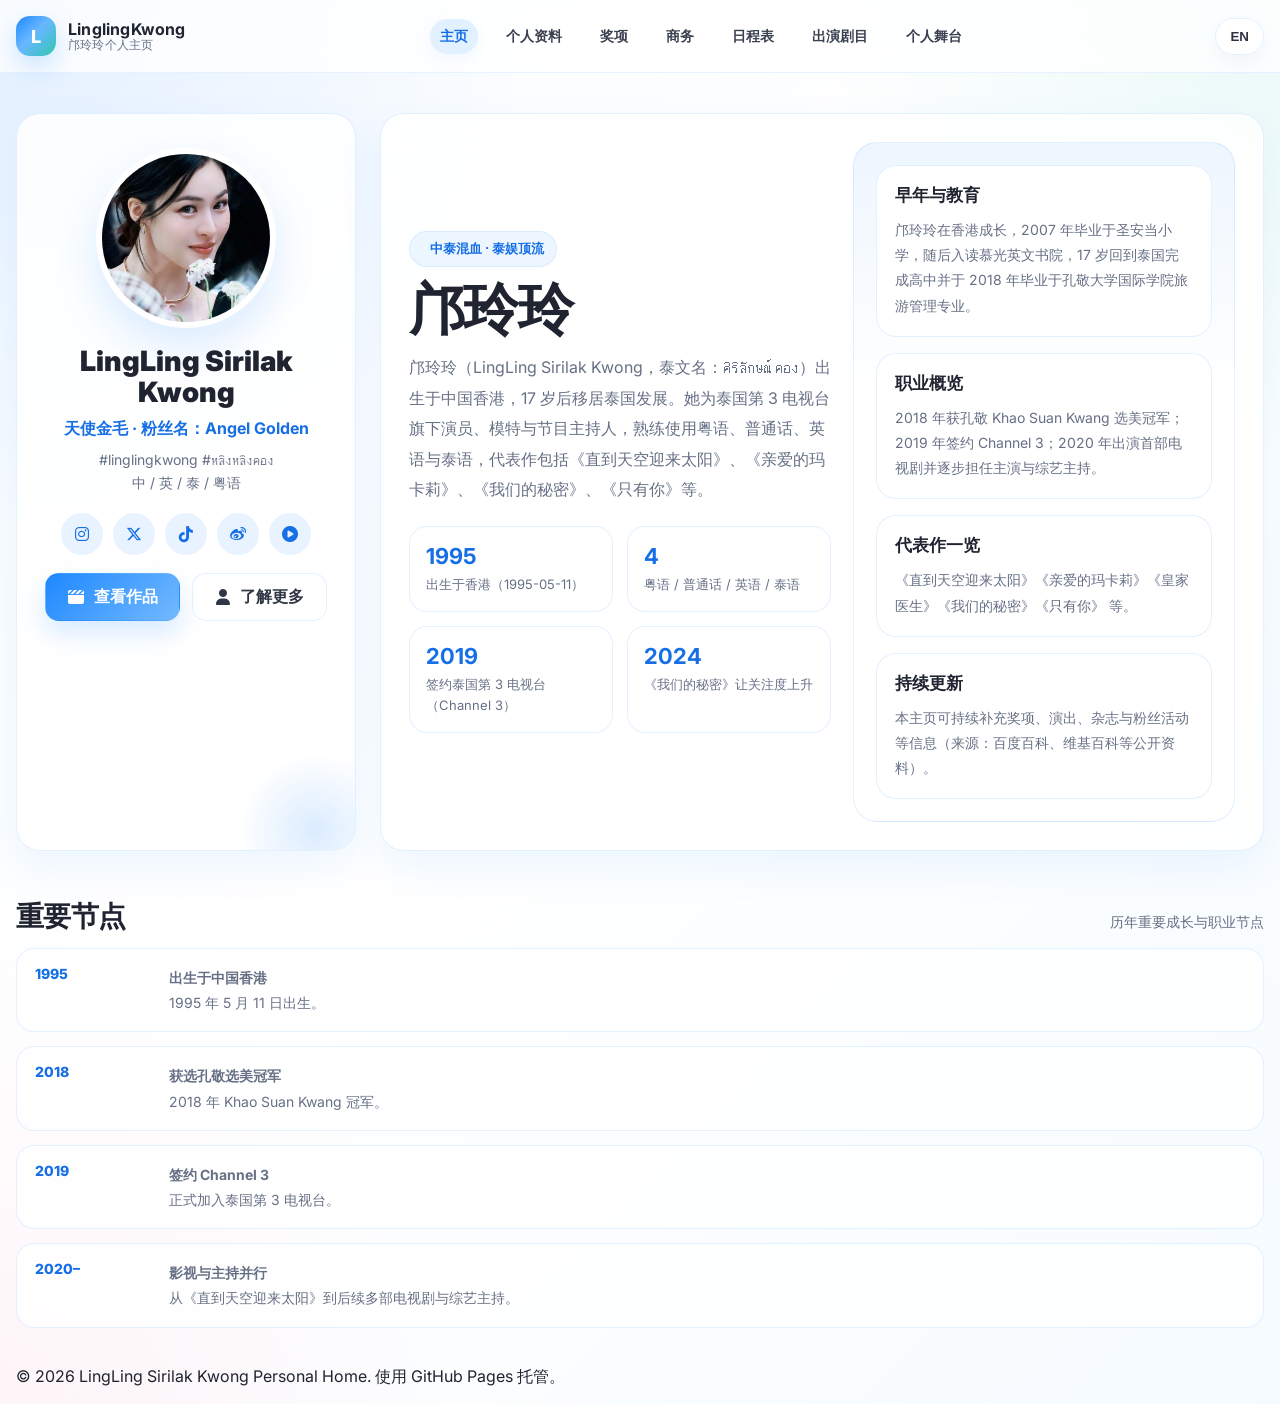
<file: index.html>
<!DOCTYPE html>
<html lang="zh-CN">
<head>
  <meta charset="utf-8" />
  <meta name="viewport" content="width=device-width,initial-scale=1" />
  <title>LingLing — Home</title>
  <meta name="description" content="LingLing Sirilak Kwong — Official personal homepage" />
  <link href="https://fonts.googleapis.com/css2?family=Inter:wght@400;600;700;800&display=swap" rel="stylesheet">
  <link href="https://cdnjs.cloudflare.com/ajax/libs/font-awesome/6.5.0/css/all.min.css" rel="stylesheet">
  <link rel="stylesheet" href="assets/css/style.css">
  <script defer src="assets/js/site.js"></script>
</head>
<body class="lang-zh">
  <!-- header partial will be loaded into this element -->
  <div id="site-header"></div>

  <main>
    <section id="home" class="hero section-anchor">
      <div class="container hero-grid">
        <!-- left profile card -->
        <div class="hero-card profile-card">
          <img class="avatar" src="assets/images/profile.jpg" alt="LingLing Sirilak Kwong">
          <h1 class="name">LingLing Sirilak Kwong</h1>

          <div class="subtitle">
            <span data-lang="zh">天使金毛 · 粉丝名：Angel Golden</span>
            <span data-lang="en">Angel Golden · Fan Name: Angel Golden</span>
          </div>

          <div class="tags">
            <span data-lang="zh">#linglingkwong #หลิงหลิงคอง<br>中 / 英 / 泰 / 粤语</span>
            <span data-lang="en">#linglingkwong #หลิงหลิงคอง<br>Chinese / English / Thai / Cantonese</span>
          </div>

          <div class="socials">
            <a href="https://www.instagram.com/linglingkwong/" target="_blank" rel="noopener noreferrer" aria-label="Instagram">
              <i class="fa-brands fa-instagram"></i>
            </a>
            <a href="https://x.com/linglingsirilak" target="_blank" rel="noopener noreferrer" aria-label="X">
              <i class="fa-brands fa-x-twitter"></i>
            </a>
            <a href="https://www.tiktok.com/@linglingkwong" target="_blank" rel="noopener noreferrer" aria-label="TikTok">
              <i class="fa-brands fa-tiktok"></i>
            </a>
            <a href="https://weibo.com/u/7884299354" target="_blank" rel="noopener noreferrer" aria-label="Weibo">
              <i class="fa-brands fa-weibo"></i>
            </a>
            <a href="https://ch3plus.com/artists/451" target="_blank" rel="noopener noreferrer" aria-label="CH3 Artist Profile">
              <i class="fa-solid fa-circle-play"></i>
            </a>
          </div>

          <div class="cta-row">
            <a class="btn btn-primary" href="works.html"><i class="fa-solid fa-clapperboard"></i><span data-lang="zh">查看作品</span><span data-lang="en">View Works</span></a>
            <a class="btn btn-secondary" href="profile.html"><i class="fa-solid fa-user"></i><span data-lang="zh">了解更多</span><span data-lang="en">Learn More</span></a>
          </div>
        </div>

        <!-- right hero/main card -->
        <div class="hero-card hero-main">
          <div class="headline">
            <div class="kicker">
              <i class="fa-solid fa-sparkles"></i>
              <span data-lang="zh">中泰混血 · 泰娱顶流</span>
              <span data-lang="en">Fresh, Bright, Bilingual, Official Style</span>
            </div>

            <h2 class="hero-title">
              <span data-lang="zh">邝玲玲</span>
              <span data-lang="en">LingLing Sirilak Kwong<br>Official Personal Home</span>
            </h2>

            <p class="hero-copy">
              <span data-lang="zh">
                邝玲玲（LingLing Sirilak Kwong，泰文名：ศิริลักษณ์ คอง）出生于中国香港，17 岁后移居泰国发展。她为泰国第 3 电视台旗下演员、模特与节目主持人，熟练使用粤语、普通话、英语与泰语，代表作包括《直到天空迎来太阳》、《亲爱的玛卡莉》、《我们的秘密》、《只有你》等。
              </span>
              <span data-lang="en">
                LingLing Sirilak Kwong (Thai name: ศิริลักษณ์ คอง) was born in Hong Kong and later moved to Thailand at 17. She is an actress, model and host under Channel 3, fluent in Cantonese, Mandarin, English and Thai. Notable works include Until the Sky’s the Sun, The Dear Lady, The Secret of Us and Only You.
              </span>
            </p>

            <div class="hero-stats">
              <div class="stat">
                <b>1995</b>
                <span data-lang="zh">出生于香港（1995-05-11）</span>
                <span data-lang="en">Born in Hong Kong (1995-05-11)</span>
              </div>
              <div class="stat">
                <b>4</b>
                <span data-lang="zh">粤语 / 普通话 / 英语 / 泰语</span>
                <span data-lang="en">Cantonese / Mandarin / English / Thai</span>
              </div>
              <div class="stat">
                <b>2019</b>
                <span data-lang="zh">签约泰国第 3 电视台（Channel 3）</span>
                <span data-lang="en">Joined Channel 3 (2019)</span>
              </div>
              <div class="stat">
                <b>2024</b>
                <span data-lang="zh">《我们的秘密》让关注度上升</span>
                <span data-lang="en">Gained wider recognition with The Secret of Us (2024)</span>
              </div>
            </div>
          </div>

          <div class="hero-highlight">
            <div class="mini-card">
              <h3><span data-lang="zh">早年与教育</span><span data-lang="en">Early Life & Education</span></h3>
              <p>
                <span data-lang="zh">邝玲玲在香港成长，2007 年毕业于圣安当小学，随后入读慕光英文书院，17 岁回到泰国完成高中并于 2018 年毕业于孔敬大学国际学院旅游管理专业。</span>
                <span data-lang="en">She grew up in Hong Kong, attended Saint Andrews and Mu Kuang English School, returned to Thailand at 17 to finish high school, and graduated from Khon Kaen University International College (B.A., Tourism Management) in 2018.</span>
              </p>
            </div>

            <div class="mini-card">
              <h3><span data-lang="zh">职业概览</span><span data-lang="en">Career Snapshot</span></h3>
              <p>
                <span data-lang="zh">2018 年获孔敬 Khao Suan Kwang 选美冠军；2019 年签约 Channel 3；2020 年出演首部电视剧并逐步担任主演与综艺主持。</span>
                <span data-lang="en">Won the Khao Suan Kwang pageant in 2018; signed with Channel 3 in 2019; debuted on TV in 2020 and later took leading roles and hosting projects.</span>
              </p>
            </div>

            <div class="mini-card">
              <h3><span data-lang="zh">代表作一览</span><span data-lang="en">Key Works</span></h3>
              <p>
                <span data-lang="zh">《直到天空迎来太阳》《亲爱的玛卡莉》《皇家医生》《我们的秘密》《只有你》 等。</span>
                <span data-lang="en">Until the Sky’s the Sun; The Dear Lady; Doctor Chao; The Secret of Us; Only You; and more.</span>
              </p>
            </div>

            <div class="mini-card">
              <h3><span data-lang="zh">持续更新</span><span data-lang="en">Ongoing Updates</span></h3>
              <p>
                <span data-lang="zh">本主页可持续补充奖项、演出、杂志与粉丝活动等信息（来源：百度百科、维基百科等公开资料）。</span>
                <span data-lang="en">This site will be updated with awards, performances, magazine covers and fan events over time (sources: Baidu Baike, Wikipedia, public sources).</span>
              </p>
            </div>
          </div>
        </div>
      </div>
    </section>

    <!-- 可选：重要节点时间线（简洁版） -->
    <section class="section">
      <div class="container">
        <div class="section-title">
          <h2><span data-lang="zh">重要节点</span><span data-lang="en">Milestones</span></h2>
          <p><span data-lang="zh">历年重要成长与职业节点</span><span data-lang="en">Key personal and career milestones</span></p>
        </div>

        <div class="timeline">
          <div class="timeline-row">
            <div class="date">1995</div>
            <div class="content">
              <strong><span data-lang="zh">出生于中国香港</span><span data-lang="en">Born in Hong Kong</span></strong><br>
              <span data-lang="zh">1995 年 5 月 11 日出生。</span>
              <span data-lang="en">Born May 11, 1995.</span>
            </div>
          </div>

          <div class="timeline-row">
            <div class="date">2018</div>
            <div class="content">
              <strong><span data-lang="zh">获选孔敬选美冠军</span><span data-lang="en">Won pageant</span></strong><br>
              <span data-lang="zh">2018 年 Khao Suan Kwang 冠军。</span>
              <span data-lang="en">Won Khao Suan Kwang pageant.</span>
            </div>
          </div>

          <div class="timeline-row">
            <div class="date">2019</div>
            <div class="content">
              <strong><span data-lang="zh">签约 Channel 3</span><span data-lang="en">Signed to Channel 3</span></strong><br>
              <span data-lang="zh">正式加入泰国第 3 电视台。</span>
              <span data-lang="en">Joined Channel 3 as an artist.</span>
            </div>
          </div>

          <div class="timeline-row">
            <div class="date">2020–</div>
            <div class="content">
              <strong><span data-lang="zh">影视与主持并行</span><span data-lang="en">Acting & Hosting</span></strong><br>
              <span data-lang="zh">从《直到天空迎来太阳》到后续多部电视剧与综艺主持。</span>
              <span data-lang="en">From her debut Until the Sky’s the Sun to many dramas and hosting roles.</span>
            </div>
          </div>
        </div>
      </div>
    </section>
  </main>

  <!-- footer partial will be loaded into this element -->
  <div id="site-footer"></div>
</body>
</html>
</file>
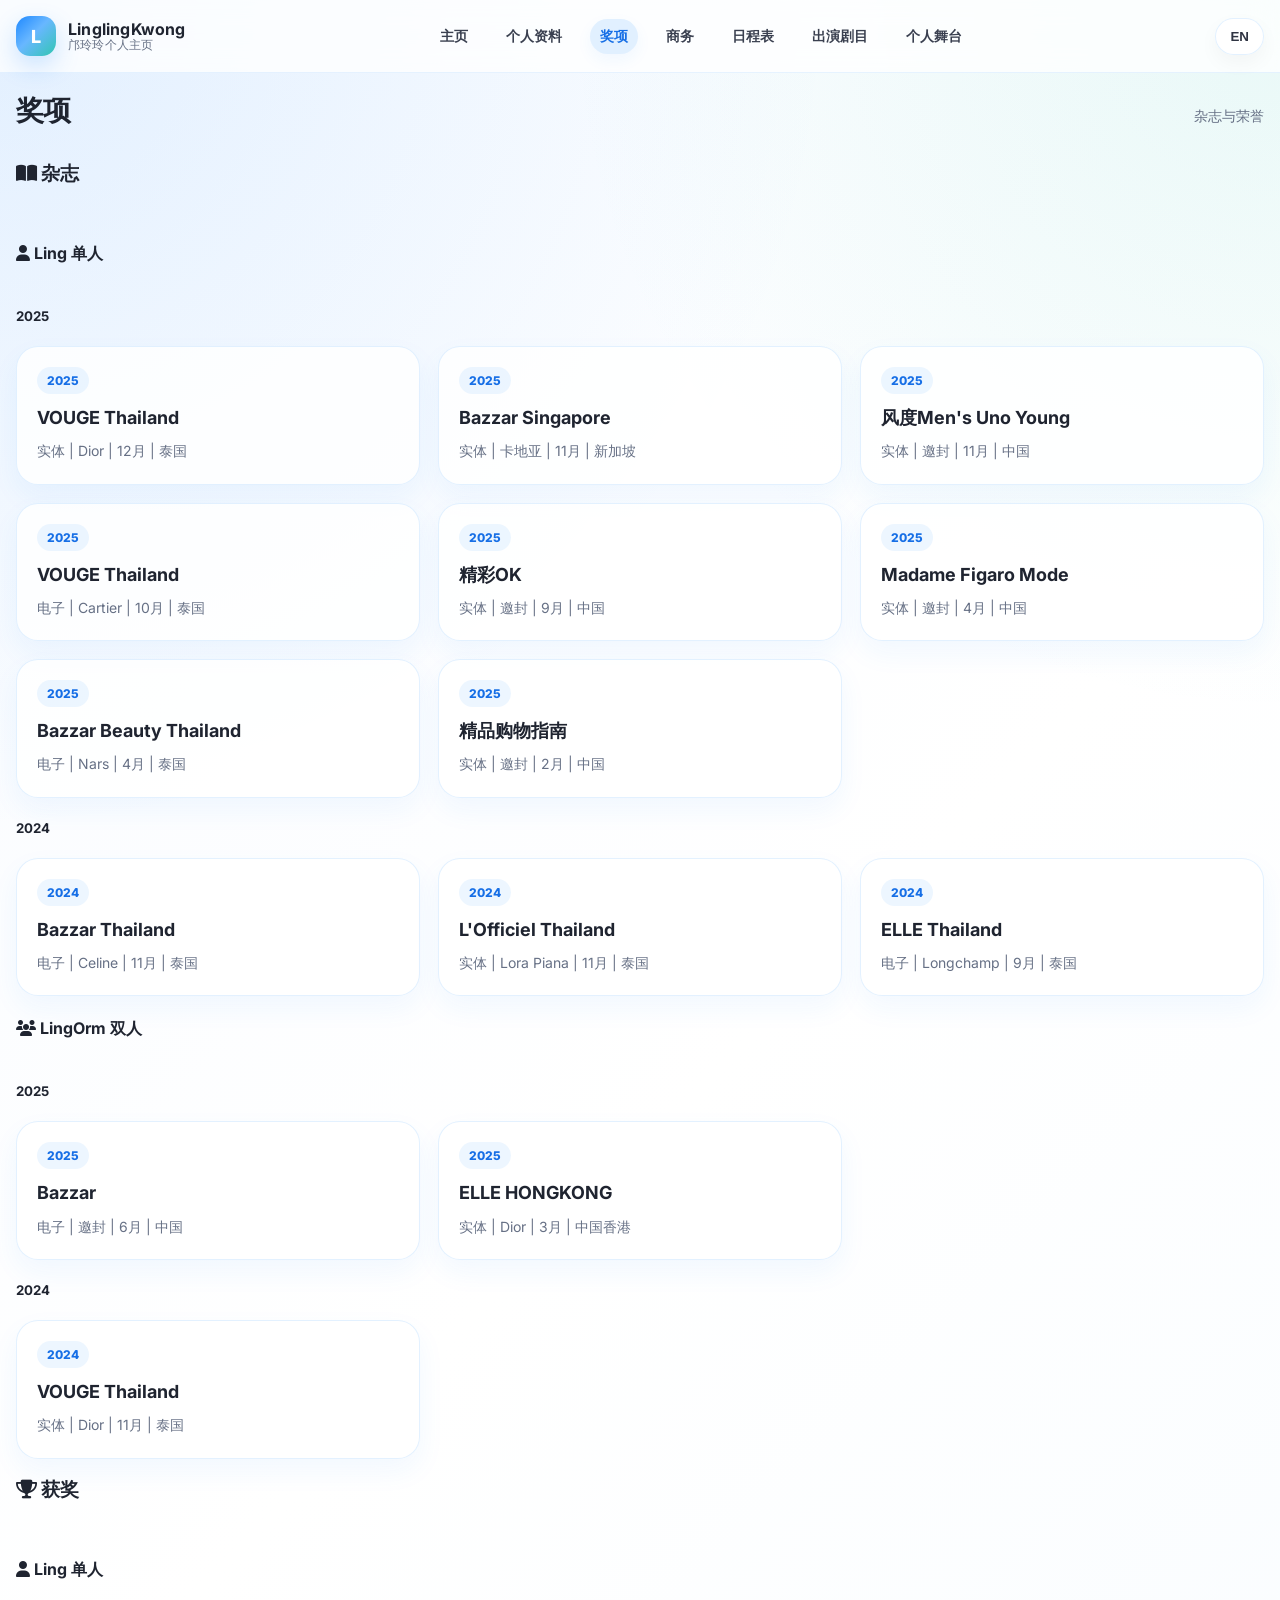
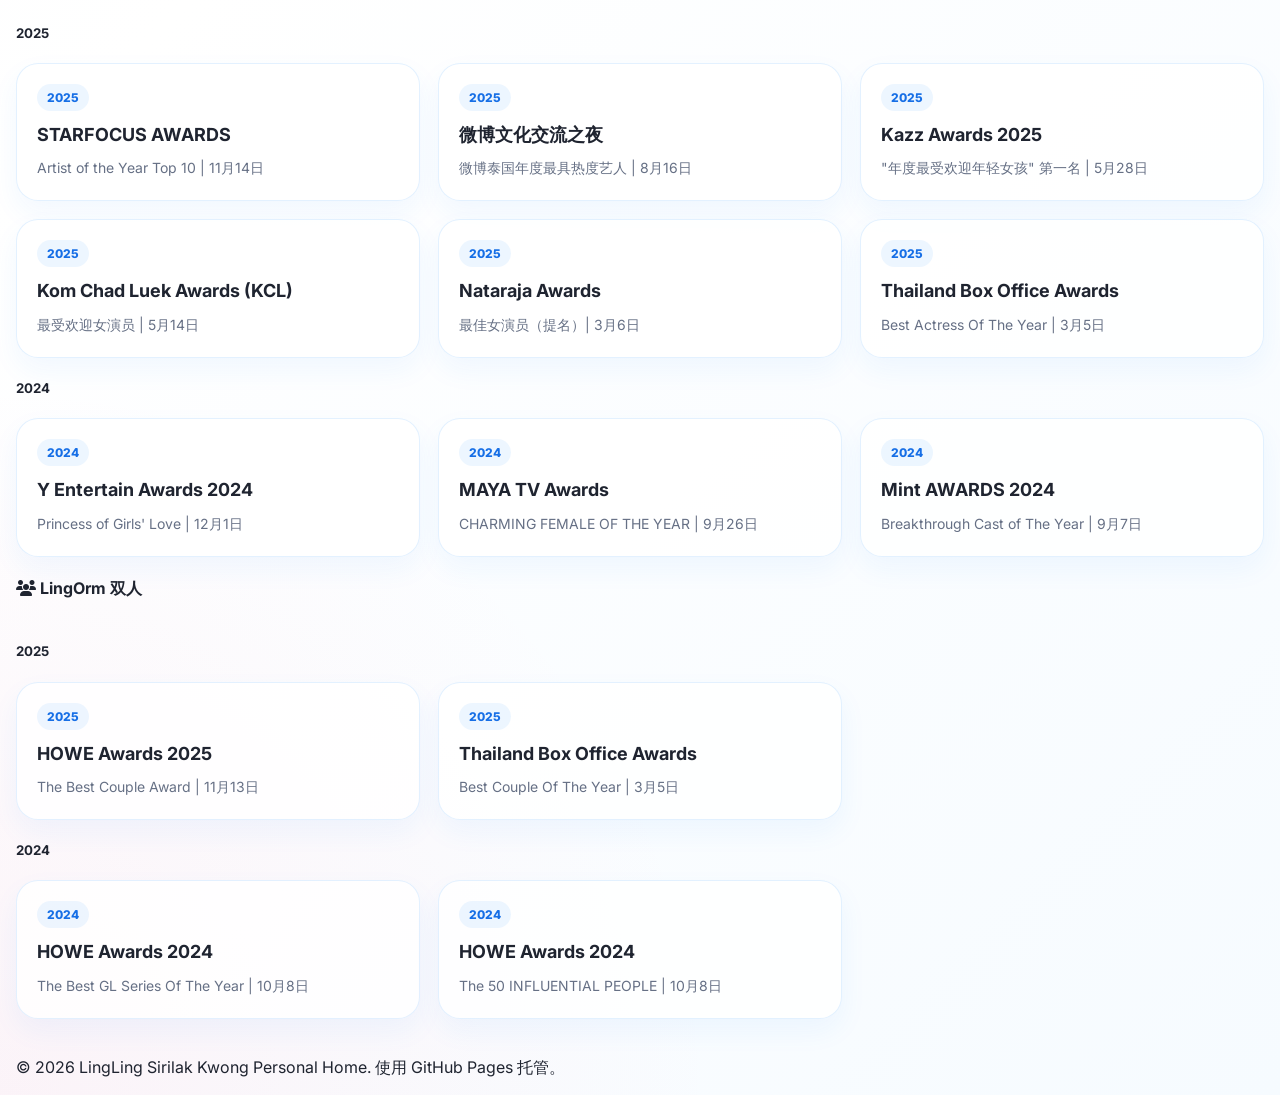
<file: awards.html>
<!DOCTYPE html>
<html lang="zh-CN">
<head>
  <meta charset="utf-8">
  <meta name="viewport" content="width=device-width,initial-scale=1">
  <title>Awards — 奖项</title>
  <meta name="description" content="奖项与荣誉" />
  <link href="https://fonts.googleapis.com/css2?family=Inter:wght@400;600;700;800&display=swap" rel="stylesheet">
  <link href="https://cdnjs.cloudflare.com/ajax/libs/font-awesome/6.5.0/css/all.min.css" rel="stylesheet">
  <link rel="stylesheet" href="assets/css/style.css">
  <script defer src="assets/js/site.js"></script>
</head>
<body class="lang-zh">
  <div id="site-header"></div>

  <main>
    <section id="awards" class="section section-anchor">
      <div class="container">
        <div class="section-title">
          <h2><span data-lang="zh">奖项</span><span data-lang="en">Awards</span></h2>
          <p><span data-lang="zh">杂志与荣誉</span><span data-lang="en">Magazines & Honors</span></p>
        </div>

        <div class="section-title">
          <h3><i class="fa-solid fa-book-open"></i> <span data-lang="zh">杂志</span><span data-lang="en">Magazines</span></h3>
        </div>

        <div class="section-title">
          <h4><i class="fa-solid fa-user"></i> <span data-lang="zh">Ling 单人</span><span data-lang="en">Ling Solo</span></h4>
        </div>

        <div class="year-section">
          <h5 class="year-label">2025</h5>
          <div class="award-grid">
            <div class="award-item">
              <div class="award-year">2025</div>
              <h3>VOUGE Thailand</h3>
              <p><span data-lang="zh">实体 | Dior | 12月 | 泰国</span><span data-lang="en">Print | Dior | Dec | Thailand</span></p>
            </div>

            <div class="award-item">
              <div class="award-year">2025</div>
              <h3>Bazzar Singapore</h3>
              <p><span data-lang="zh">实体 | 卡地亚 | 11月 | 新加坡</span><span data-lang="en">Print | Cartier | Nov | Singapore</span></p>
            </div>

            <div class="award-item">
              <div class="award-year">2025</div>
              <h3>风度Men's Uno Young</h3>
              <p><span data-lang="zh">实体 | 邀封 | 11月 | 中国</span><span data-lang="en">Print | Invited Cover | Nov | China</span></p>
            </div>

            <div class="award-item">
              <div class="award-year">2025</div>
              <h3>VOUGE Thailand</h3>
              <p><span data-lang="zh">电子 | Cartier | 10月 | 泰国</span><span data-lang="en">Digital | Cartier | Oct | Thailand</span></p>
            </div>

            <div class="award-item">
              <div class="award-year">2025</div>
              <h3>精彩OK</h3>
              <p><span data-lang="zh">实体 | 邀封 | 9月 | 中国</span><span data-lang="en">Print | Invited Cover | Sep | China</span></p>
            </div>

            <div class="award-item">
              <div class="award-year">2025</div>
              <h3>Madame Figaro Mode</h3>
              <p><span data-lang="zh">实体 | 邀封 | 4月 | 中国</span><span data-lang="en">Print | Invited Cover | Apr | China</span></p>
            </div>

            <div class="award-item">
              <div class="award-year">2025</div>
              <h3>Bazzar Beauty Thailand</h3>
              <p><span data-lang="zh">电子 | Nars | 4月 | 泰国</span><span data-lang="en">Digital | Nars | Apr | Thailand</span></p>
            </div>

            <div class="award-item">
              <div class="award-year">2025</div>
              <h3>精品购物指南</h3>
              <p><span data-lang="zh">实体 | 邀封 | 2月 | 中国</span><span data-lang="en">Print | Invited Cover | Feb | China</span></p>
            </div>
          </div>
        </div>

        <div class="year-section">
          <h5 class="year-label">2024</h5>
          <div class="award-grid">
            <div class="award-item">
              <div class="award-year">2024</div>
              <h3>Bazzar Thailand</h3>
              <p><span data-lang="zh">电子 | Celine | 11月 | 泰国</span><span data-lang="en">Digital | Celine | Nov | Thailand</span></p>
            </div>

            <div class="award-item">
              <div class="award-year">2024</div>
              <h3>L'Officiel Thailand</h3>
              <p><span data-lang="zh">实体 | Lora Piana | 11月 | 泰国</span><span data-lang="en">Print | Lora Piana | Nov | Thailand</span></p>
            </div>

            <div class="award-item">
              <div class="award-year">2024</div>
              <h3>ELLE Thailand</h3>
              <p><span data-lang="zh">电子 | Longchamp | 9月 | 泰国</span><span data-lang="en">Digital | Longchamp | Sep | Thailand</span></p>
            </div>
          </div>
        </div>

        <div class="section-title">
          <h4><i class="fa-solid fa-users"></i> <span data-lang="zh">LingOrm 双人</span><span data-lang="en">LingOrm Duo</span></h4>
        </div>

        <div class="year-section">
          <h5 class="year-label">2025</h5>
          <div class="award-grid">
            <div class="award-item">
              <div class="award-year">2025</div>
              <h3>Bazzar</h3>
              <p><span data-lang="zh">电子 | 邀封 | 6月 | 中国</span><span data-lang="en">Digital | Invited Cover | Jun | China</span></p>
            </div>

            <div class="award-item">
              <div class="award-year">2025</div>
              <h3>ELLE HONGKONG</h3>
              <p><span data-lang="zh">实体 | Dior | 3月 | 中国香港</span><span data-lang="en">Print | Dior | Mar | Hong Kong</span></p>
            </div>
          </div>
        </div>

        <div class="year-section">
          <h5 class="year-label">2024</h5>
          <div class="award-grid">
            <div class="award-item">
              <div class="award-year">2024</div>
              <h3>VOUGE Thailand</h3>
              <p><span data-lang="zh">实体 | Dior | 11月 | 泰国</span><span data-lang="en">Print | Dior | Nov | Thailand</span></p>
            </div>
          </div>
        </div>

        <div class="section-title">
          <h3><i class="fa-solid fa-trophy"></i> <span data-lang="zh">获奖</span><span data-lang="en">Awards</span></h3>
        </div>

        <div class="section-title">
          <h4><i class="fa-solid fa-user"></i> <span data-lang="zh">Ling 单人</span><span data-lang="en">Ling Solo</span></h4>
        </div>

        <div class="year-section">
          <h5 class="year-label">2025</h5>
          <div class="award-grid">
            <div class="award-item">
              <div class="award-year">2025</div>
              <h3>STARFOCUS AWARDS</h3>
              <p><span data-lang="zh">Artist of the Year Top 10 | 11月14日</span><span data-lang="en">Artist of the Year Top 10 | Nov 14</span></p>
            </div>

            <div class="award-item">
              <div class="award-year">2025</div>
              <h3>微博文化交流之夜</h3>
              <p><span data-lang="zh">微博泰国年度最具热度艺人 | 8月16日</span><span data-lang="en">Weibo Thailand's Most Popular Artist of the Year | Aug 16</span></p>
            </div>

            <div class="award-item">
              <div class="award-year">2025</div>
              <h3>Kazz Awards 2025</h3>
              <p><span data-lang="zh">"年度最受欢迎年轻女孩" 第一名 | 5月28日</span><span data-lang="en">"Most Popular Young Girl of the Year" 1st Place | May 28</span></p>
            </div>

            <div class="award-item">
              <div class="award-year">2025</div>
              <h3>Kom Chad Luek Awards (KCL)</h3>
              <p><span data-lang="zh">最受欢迎女演员 | 5月14日</span><span data-lang="en">Most Popular Actress | May 14</span></p>
            </div>

            <div class="award-item">
              <div class="award-year">2025</div>
              <h3>Nataraja Awards</h3>
              <p><span data-lang="zh">最佳女演员（提名）| 3月6日</span><span data-lang="en">Best Actress (Nomination) | Mar 6</span></p>
            </div>

            <div class="award-item">
              <div class="award-year">2025</div>
              <h3>Thailand Box Office Awards</h3>
              <p><span data-lang="zh">Best Actress Of The Year | 3月5日</span><span data-lang="en">Best Actress Of The Year | Mar 5</span></p>
            </div>
          </div>
        </div>

        <div class="year-section">
          <h5 class="year-label">2024</h5>
          <div class="award-grid">
            <div class="award-item">
              <div class="award-year">2024</div>
              <h3>Y Entertain Awards 2024</h3>
              <p><span data-lang="zh">Princess of Girls' Love | 12月1日</span><span data-lang="en">Princess of Girls' Love | Dec 1</span></p>
            </div>

            <div class="award-item">
              <div class="award-year">2024</div>
              <h3>MAYA TV Awards</h3>
              <p><span data-lang="zh">CHARMING FEMALE OF THE YEAR | 9月26日</span><span data-lang="en">CHARMING FEMALE OF THE YEAR | Sep 26</span></p>
            </div>

            <div class="award-item">
              <div class="award-year">2024</div>
              <h3>Mint AWARDS 2024</h3>
              <p><span data-lang="zh">Breakthrough Cast of The Year | 9月7日</span><span data-lang="en">Breakthrough Cast of The Year | Sep 7</span></p>
            </div>
          </div>
        </div>

        <div class="section-title">
          <h4><i class="fa-solid fa-users"></i> <span data-lang="zh">LingOrm 双人</span><span data-lang="en">LingOrm Duo</span></h4>
        </div>

        <div class="year-section">
          <h5 class="year-label">2025</h5>
          <div class="award-grid">
            <div class="award-item">
              <div class="award-year">2025</div>
              <h3>HOWE Awards 2025</h3>
              <p><span data-lang="zh">The Best Couple Award | 11月13日</span><span data-lang="en">The Best Couple Award | Nov 13</span></p>
            </div>

            <div class="award-item">
              <div class="award-year">2025</div>
              <h3>Thailand Box Office Awards</h3>
              <p><span data-lang="zh">Best Couple Of The Year | 3月5日</span><span data-lang="en">Best Couple Of The Year | Mar 5</span></p>
            </div>
          </div>
        </div>

        <div class="year-section">
          <h5 class="year-label">2024</h5>
          <div class="award-grid">
            <div class="award-item">
              <div class="award-year">2024</div>
              <h3>HOWE Awards 2024</h3>
              <p><span data-lang="zh">The Best GL Series Of The Year | 10月8日</span><span data-lang="en">The Best GL Series Of The Year | Oct 8</span></p>
            </div>

            <div class="award-item">
              <div class="award-year">2024</div>
              <h3>HOWE Awards 2024</h3>
              <p><span data-lang="zh">The 50 INFLUENTIAL PEOPLE | 10月8日</span><span data-lang="en">The 50 INFLUENTIAL PEOPLE | Oct 8</span></p>
            </div>
          </div>
        </div>
      </div>
    </section>
  </main>

  <div id="site-footer"></div>
</body>
</html>
</file>
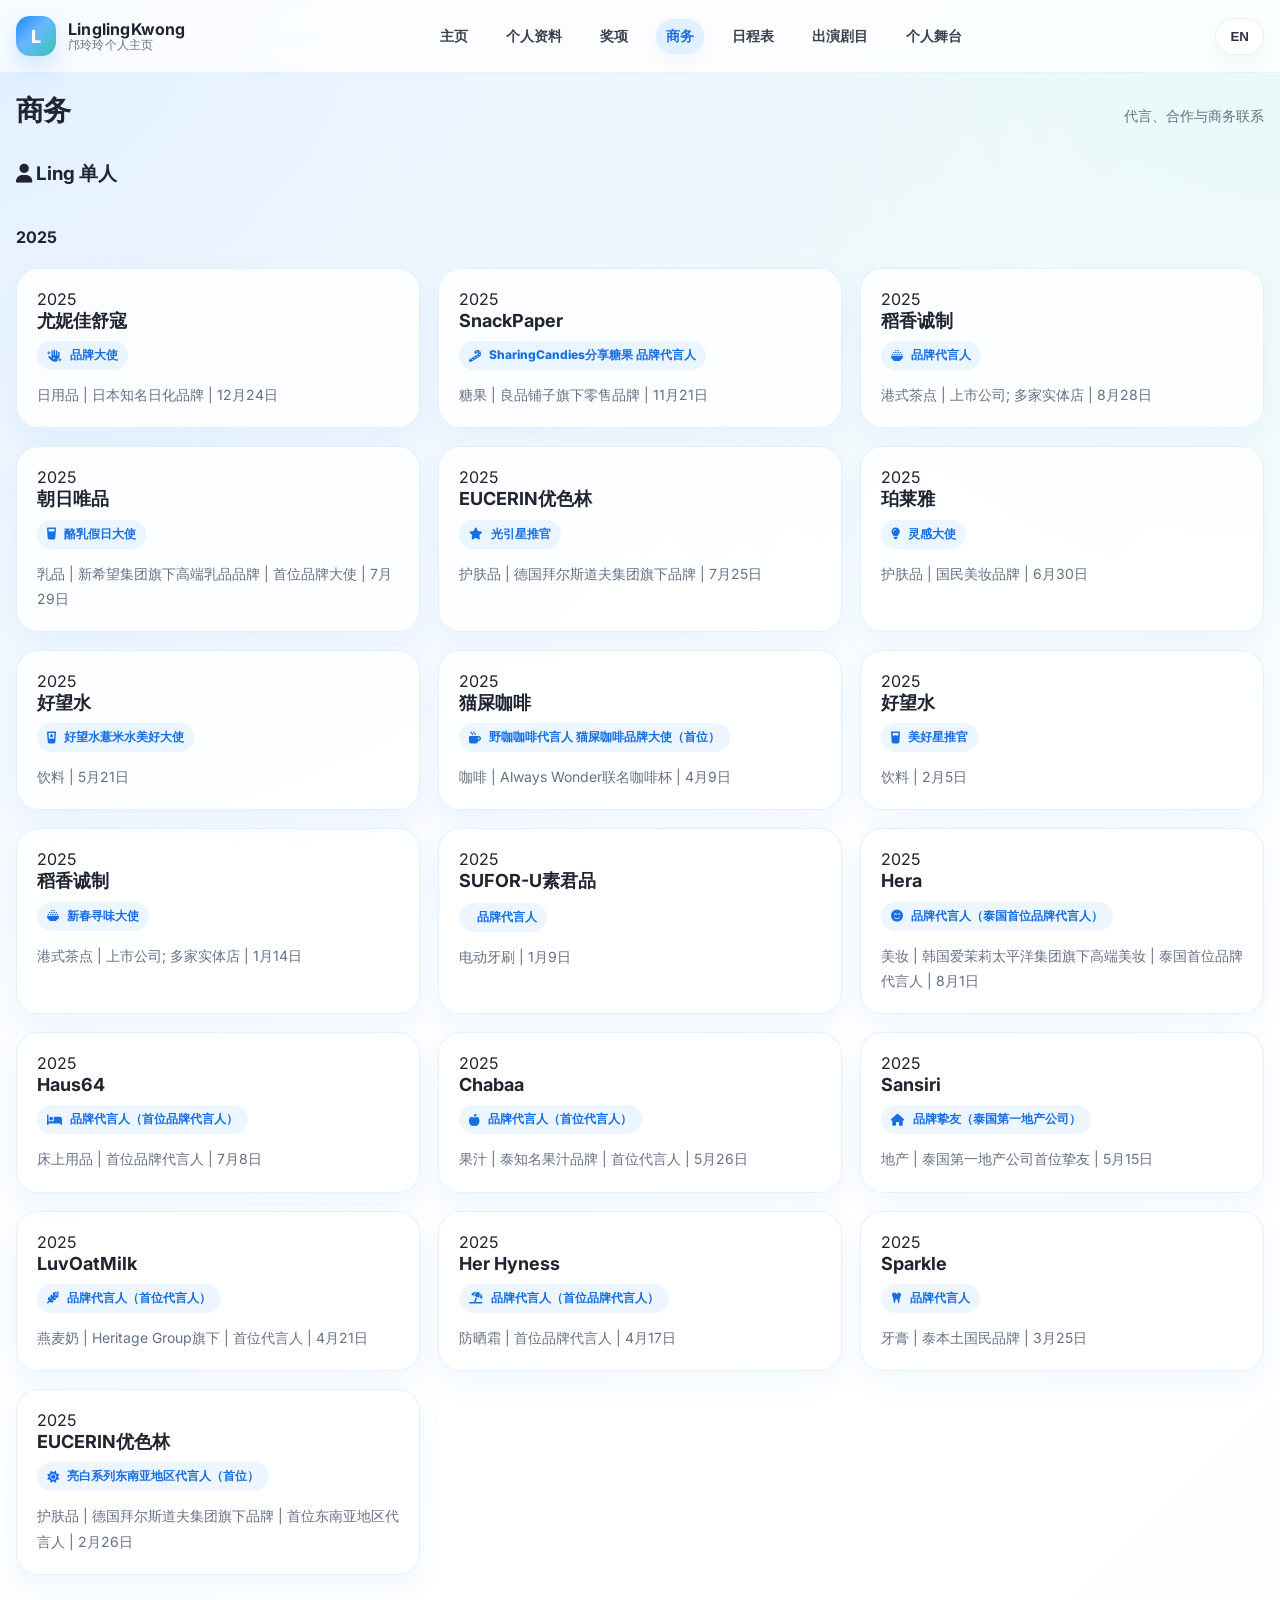
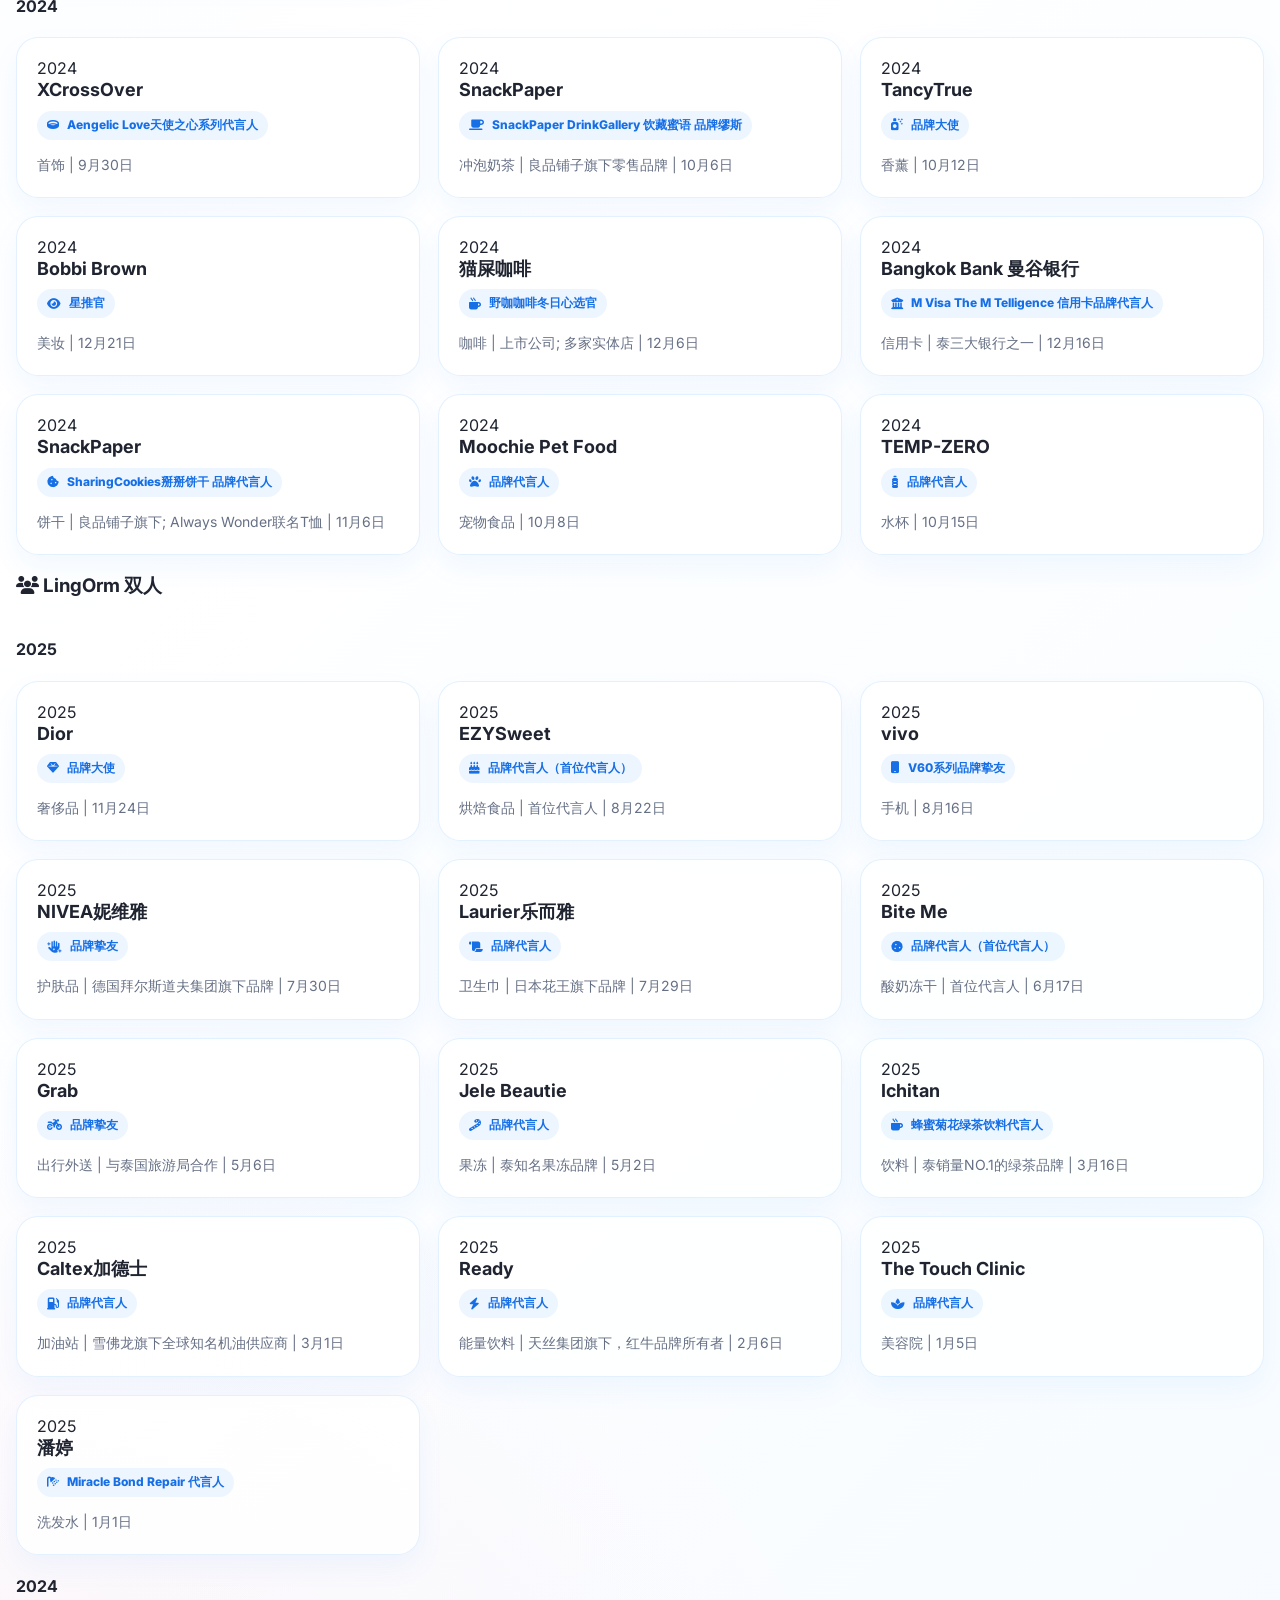
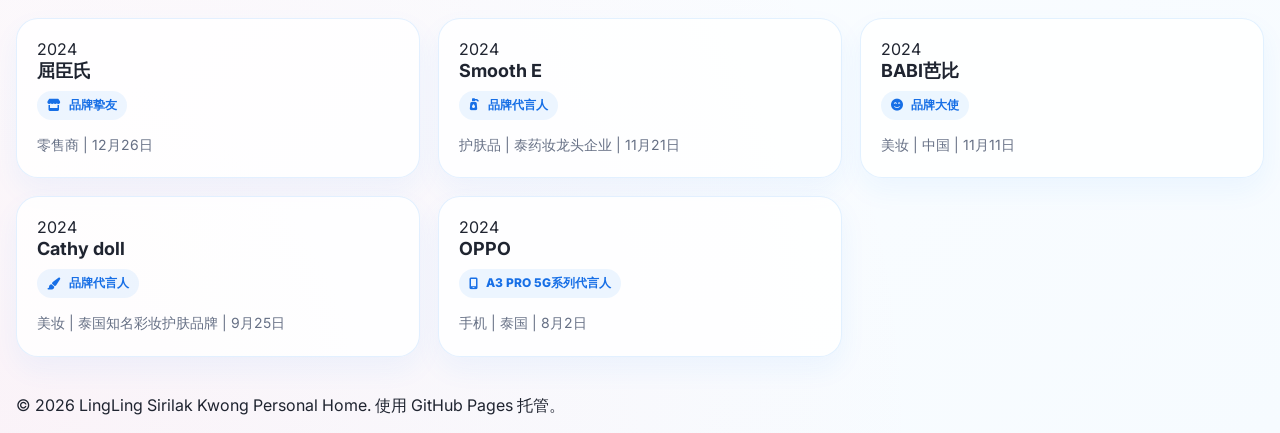
<file: business.html>
<!DOCTYPE html>
<html lang="zh-CN">
<head>
  <meta charset="utf-8">
  <meta name="viewport" content="width=device-width,initial-scale=1">
  <title>Business — 商务</title>
  <meta name="description" content="商务合作、代言与联系" />
  <link href="https://fonts.googleapis.com/css2?family=Inter:wght@400;600;700;800&display=swap" rel="stylesheet">
  <link href="https://cdnjs.cloudflare.com/ajax/libs/font-awesome/6.5.0/css/all.min.css" rel="stylesheet">
  <link rel="stylesheet" href="assets/css/style.css">
  <script defer src="assets/js/site.js"></script>
</head>
<body class="lang-zh">
  <div id="site-header"></div>

  <main>
    <section id="business" class="section section-anchor">
      <div class="container">
        <div class="section-title">
          <h2><span data-lang="zh">商务</span><span data-lang="en">Business</span></h2>
          <p><span data-lang="zh">代言、合作与商务联系</span><span data-lang="en">Endorsements, collaborations and contact</span></p>
        </div>

        <div class="section-title">
          <h3><i class="fa-solid fa-user"></i> <span data-lang="zh">Ling 单人</span><span data-lang="en">Ling Solo</span></h3>
        </div>

        <div class="year-section">
          <h4 class="year-label">2025</h4>
          <div class="business-grid">
            <div class="business-item">
              <div class="business-year">2025</div>
              <h3>尤妮佳舒寇</h3>
              <div class="business-type"><i class="fa-solid fa-hand-sparkles"></i> <span data-lang="zh">品牌大使</span><span data-lang="en">Brand Ambassador</span></div>
              <p><span data-lang="zh">日用品 | 日本知名日化品牌 | 12月24日</span><span data-lang="en">Daily necessities | Famous Japanese daily chemical brand | Dec 24</span></p>
            </div>

            <div class="business-item">
              <div class="business-year">2025</div>
              <h3>SnackPaper</h3>
              <div class="business-type"><i class="fa-solid fa-candy-cane"></i> <span data-lang="zh">SharingCandies分享糖果 品牌代言人</span><span data-lang="en">SharingCandies Brand Spokesperson</span></div>
              <p><span data-lang="zh">糖果 | 良品铺子旗下零售品牌 | 11月21日</span><span data-lang="en">Candy | Bestore subsidiary retail brand | Nov 21</span></p>
            </div>

            <div class="business-item">
              <div class="business-year">2025</div>
              <h3>稻香诚制</h3>
              <div class="business-type"><i class="fa-solid fa-bowl-rice"></i> <span data-lang="zh">品牌代言人</span><span data-lang="en">Brand Spokesperson</span></div>
              <p><span data-lang="zh">港式茶点 | 上市公司; 多家实体店 | 8月28日</span><span data-lang="en">HK-style dim sum | Listed company; Multiple physical stores | Aug 28</span></p>
            </div>

            <div class="business-item">
              <div class="business-year">2025</div>
              <h3>朝日唯品</h3>
              <div class="business-type"><i class="fa-solid fa-glass-water"></i> <span data-lang="zh">酪乳假日大使</span><span data-lang="en">Buttermilk Holiday Ambassador</span></div>
              <p><span data-lang="zh">乳品 | 新希望集团旗下高端乳品品牌 | 首位品牌大使 | 7月29日</span><span data-lang="en">Dairy | New Hope Group premium dairy brand | First Brand Ambassador | Jul 29</span></p>
            </div>

            <div class="business-item">
              <div class="business-year">2025</div>
              <h3>EUCERIN优色林</h3>
              <div class="business-type"><i class="fa-solid fa-star"></i> <span data-lang="zh">光引星推官</span><span data-lang="en">Light Guide Star Recommender</span></div>
              <p><span data-lang="zh">护肤品 | 德国拜尔斯道夫集团旗下品牌 | 7月25日</span><span data-lang="en">Skincare | Beiersdorf AG brand | Jul 25</span></p>
            </div>

            <div class="business-item">
              <div class="business-year">2025</div>
              <h3>珀莱雅</h3>
              <div class="business-type"><i class="fa-solid fa-lightbulb"></i> <span data-lang="zh">灵感大使</span><span data-lang="en">Inspiration Ambassador</span></div>
              <p><span data-lang="zh">护肤品 | 国民美妆品牌 | 6月30日</span><span data-lang="en">Skincare | National beauty brand | Jun 30</span></p>
            </div>

            <div class="business-item">
              <div class="business-year">2025</div>
              <h3>好望水</h3>
              <div class="business-type"><i class="fa-solid fa-glass-water-droplet"></i> <span data-lang="zh">好望水薏米水美好大使</span><span data-lang="en">Barley Water Beauty Ambassador</span></div>
              <p><span data-lang="zh">饮料 | 5月21日</span><span data-lang="en">Beverage | May 21</span></p>
            </div>

            <div class="business-item">
              <div class="business-year">2025</div>
              <h3>猫屎咖啡</h3>
              <div class="business-type"><i class="fa-solid fa-mug-hot"></i> <span data-lang="zh">野咖咖啡代言人 猫屎咖啡品牌大使（首位）</span><span data-lang="en">Wild Coffee Spokesperson, Kopi Luwak Brand Ambassador (First)</span></div>
              <p><span data-lang="zh">咖啡 | Always Wonder联名咖啡杯 | 4月9日</span><span data-lang="en">Coffee | Always Wonder collaboration | Apr 9</span></p>
            </div>

            <div class="business-item">
              <div class="business-year">2025</div>
              <h3>好望水</h3>
              <div class="business-type"><i class="fa-solid fa-glass-water"></i> <span data-lang="zh">美好星推官</span><span data-lang="en">Beauty Star Recommender</span></div>
              <p><span data-lang="zh">饮料 | 2月5日</span><span data-lang="en">Beverage | Feb 5</span></p>
            </div>

            <div class="business-item">
              <div class="business-year">2025</div>
              <h3>稻香诚制</h3>
              <div class="business-type"><i class="fa-solid fa-bowl-rice"></i> <span data-lang="zh">新春寻味大使</span><span data-lang="en">Spring Festival Flavor Ambassador</span></div>
              <p><span data-lang="zh">港式茶点 | 上市公司; 多家实体店 | 1月14日</span><span data-lang="en">HK-style dim sum | Listed company; Multiple physical stores | Jan 14</span></p>
            </div>

            <div class="business-item">
              <div class="business-year">2025</div>
              <h3>SUFOR-U素君品</h3>
              <div class="business-type"><i class="fa-solid fa-toothbrush"></i> <span data-lang="zh">品牌代言人</span><span data-lang="en">Brand Spokesperson</span></div>
              <p><span data-lang="zh">电动牙刷 | 1月9日</span><span data-lang="en">Electric toothbrush | Jan 9</span></p>
            </div>

            <div class="business-item">
              <div class="business-year">2025</div>
              <h3>Hera</h3>
              <div class="business-type"><i class="fa-solid fa-face-smile-beam"></i> <span data-lang="zh">品牌代言人（泰国首位品牌代言人）</span><span data-lang="en">Brand Spokesperson (First in Thailand)</span></div>
              <p><span data-lang="zh">美妆 | 韩国爱茉莉太平洋集团旗下高端美妆 | 泰国首位品牌代言人 | 8月1日</span><span data-lang="en">Beauty | Amorepacific premium brand | First in Thailand | Aug 1</span></p>
            </div>

            <div class="business-item">
              <div class="business-year">2025</div>
              <h3>Haus64</h3>
              <div class="business-type"><i class="fa-solid fa-bed"></i> <span data-lang="zh">品牌代言人（首位品牌代言人）</span><span data-lang="en">Brand Spokesperson (First)</span></div>
              <p><span data-lang="zh">床上用品 | 首位品牌代言人 | 7月8日</span><span data-lang="en">Bedding | First spokesperson | Jul 8</span></p>
            </div>

            <div class="business-item">
              <div class="business-year">2025</div>
              <h3>Chabaa</h3>
              <div class="business-type"><i class="fa-solid fa-apple-whole"></i> <span data-lang="zh">品牌代言人（首位代言人）</span><span data-lang="en">Brand Spokesperson (First)</span></div>
              <p><span data-lang="zh">果汁 | 泰知名果汁品牌 | 首位代言人 | 5月26日</span><span data-lang="en">Juice | Famous Thai juice brand | First spokesperson | May 26</span></p>
            </div>

            <div class="business-item">
              <div class="business-year">2025</div>
              <h3>Sansiri</h3>
              <div class="business-type"><i class="fa-solid fa-house"></i> <span data-lang="zh">品牌挚友（泰国第一地产公司）</span><span data-lang="en">Brand Friend (Top Real Estate Company)</span></div>
              <p><span data-lang="zh">地产 | 泰国第一地产公司首位挚友 | 5月15日</span><span data-lang="en">Real Estate | Top Thai real estate company first friend | May 15</span></p>
            </div>

            <div class="business-item">
              <div class="business-year">2025</div>
              <h3>LuvOatMilk</h3>
              <div class="business-type"><i class="fa-solid fa-wheat-awn"></i> <span data-lang="zh">品牌代言人（首位代言人）</span><span data-lang="en">Brand Spokesperson (First)</span></div>
              <p><span data-lang="zh">燕麦奶 | Heritage Group旗下 | 首位代言人 | 4月21日</span><span data-lang="en">Oat milk | Heritage Group | First spokesperson | Apr 21</span></p>
            </div>

            <div class="business-item">
              <div class="business-year">2025</div>
              <h3>Her Hyness</h3>
              <div class="business-type"><i class="fa-solid fa-umbrella-beach"></i> <span data-lang="zh">品牌代言人（首位品牌代言人）</span><span data-lang="en">Brand Spokesperson (First)</span></div>
              <p><span data-lang="zh">防晒霜 | 首位品牌代言人 | 4月17日</span><span data-lang="en">Sunscreen | First spokesperson | Apr 17</span></p>
            </div>

            <div class="business-item">
              <div class="business-year">2025</div>
              <h3>Sparkle</h3>
              <div class="business-type"><i class="fa-solid fa-tooth"></i> <span data-lang="zh">品牌代言人</span><span data-lang="en">Brand Spokesperson</span></div>
              <p><span data-lang="zh">牙膏 | 泰本土国民品牌 | 3月25日</span><span data-lang="en">Toothpaste | Thai local brand | Mar 25</span></p>
            </div>

            <div class="business-item">
              <div class="business-year">2025</div>
              <h3>EUCERIN优色林</h3>
              <div class="business-type"><i class="fa-solid fa-sun"></i> <span data-lang="zh">亮白系列东南亚地区代言人（首位）</span><span data-lang="en">Brightening Series SE Asia Spokesperson (First)</span></div>
              <p><span data-lang="zh">护肤品 | 德国拜尔斯道夫集团旗下品牌 | 首位东南亚地区代言人 | 2月26日</span><span data-lang="en">Skincare | Beiersdorf AG brand | First SE Asia spokesperson | Feb 26</span></p>
            </div>
          </div>
        </div>

        <div class="year-section">
          <h4 class="year-label">2024</h4>
          <div class="business-grid">
              <div class="business-item">
              <div class="business-year">2024</div>
              <h3>XCrossOver</h3>
              <div class="business-type"><i class="fa-solid fa-ring"></i> <span data-lang="zh">Aengelic Love天使之心系列代言人</span><span data-lang="en">Aengelic Love Angel's Heart Series Spokesperson</span></div>
              <p><span data-lang="zh">首饰 | 9月30日</span><span data-lang="en">Jewelry | Sep 30</span></p>
            </div>

            <div class="business-item">
              <div class="business-year">2024</div>
              <h3>SnackPaper</h3>
              <div class="business-type"><i class="fa-solid fa-mug-saucer"></i> <span data-lang="zh">SnackPaper DrinkGallery 饮藏蜜语 品牌缪斯</span><span data-lang="en">SnackPaper DrinkGallery Brand Muse</span></div>
              <p><span data-lang="zh">冲泡奶茶 | 良品铺子旗下零售品牌 | 10月6日</span><span data-lang="en">Instant milk tea | Bestore subsidiary retail brand | Oct 6</span></p>
            </div>

            <div class="business-item">
              <div class="business-year">2024</div>
              <h3>TancyTrue</h3>
              <div class="business-type"><i class="fa-solid fa-spray-can-sparkles"></i> <span data-lang="zh">品牌大使</span><span data-lang="en">Brand Ambassador</span></div>
              <p><span data-lang="zh">香薰 | 10月12日</span><span data-lang="en">Aromatherapy | Oct 12</span></p>
            </div>

            <div class="business-item">
              <div class="business-year">2024</div>
              <h3>Bobbi Brown</h3>
              <div class="business-type"><i class="fa-solid fa-eye"></i> <span data-lang="zh">星推官</span><span data-lang="en">Star Recommender</span></div>
              <p><span data-lang="zh">美妆 | 12月21日</span><span data-lang="en">Beauty | Dec 21</span></p>
            </div>

            <div class="business-item">
              <div class="business-year">2024</div>
              <h3>猫屎咖啡</h3>
              <div class="business-type"><i class="fa-solid fa-mug-hot"></i> <span data-lang="zh">野咖咖啡冬日心选官</span><span data-lang="en">Wild Coffee Winter Selection Officer</span></div>
              <p><span data-lang="zh">咖啡 | 上市公司; 多家实体店 | 12月6日</span><span data-lang="en">Coffee | Listed company; Multiple physical stores | Dec 6</span></p>
            </div>

            <div class="business-item">
              <div class="business-year">2024</div>
              <h3>Bangkok Bank 曼谷银行</h3>
              <div class="business-type"><i class="fa-solid fa-building-columns"></i> <span data-lang="zh">M Visa The M Telligence 信用卡品牌代言人</span><span data-lang="en">M Visa The M Telligence Credit Card Spokesperson</span></div>
              <p><span data-lang="zh">信用卡 | 泰三大银行之一 | 12月16日</span><span data-lang="en">Credit Card | Top 3 banks in Thailand | Dec 16</span></p>
            </div>

            <div class="business-item">
              <div class="business-year">2024</div>
              <h3>SnackPaper</h3>
              <div class="business-type"><i class="fa-solid fa-cookie-bite"></i> <span data-lang="zh">SharingCookies掰掰饼干 品牌代言人</span><span data-lang="en">SharingCookies Brand Spokesperson</span></div>
              <p><span data-lang="zh">饼干 | 良品铺子旗下; Always Wonder联名T恤 | 11月6日</span><span data-lang="en">Cookie | Bestore subsidiary; Always Wonder collaboration T-shirt | Nov 6</span></p>
            </div>

            <div class="business-item">
              <div class="business-year">2024</div>
              <h3>Moochie Pet Food</h3>
              <div class="business-type"><i class="fa-solid fa-paw"></i> <span data-lang="zh">品牌代言人</span><span data-lang="en">Brand Spokesperson</span></div>
              <p><span data-lang="zh">宠物食品 | 10月8日</span><span data-lang="en">Pet food | Oct 8</span></p>
            </div>

            <div class="business-item">
              <div class="business-year">2024</div>
              <h3>TEMP-ZERO</h3>
              <div class="business-type"><i class="fa-solid fa-bottle-water"></i> <span data-lang="zh">品牌代言人</span><span data-lang="en">Brand Spokesperson</span></div>
              <p><span data-lang="zh">水杯 | 10月15日</span><span data-lang="en">Water bottle | Oct 15</span></p>
            </div>
          </div>
        </div>

        <div class="section-title">
          <h3><i class="fa-solid fa-users"></i> <span data-lang="zh">LingOrm 双人</span><span data-lang="en">LingOrm Duo</span></h3>
        </div>

        <div class="year-section">
          <h4 class="year-label">2025</h4>
          <div class="business-grid">
            <div class="business-item">
              <div class="business-year">2025</div>
              <h3>Dior</h3>
              <div class="business-type"><i class="fa-solid fa-gem"></i> <span data-lang="zh">品牌大使</span><span data-lang="en">Brand Ambassador</span></div>
              <p><span data-lang="zh">奢侈品 | 11月24日</span><span data-lang="en">Luxury | Nov 24</span></p>
            </div>

            <div class="business-item">
              <div class="business-year">2025</div>
              <h3>EZYSweet</h3>
              <div class="business-type"><i class="fa-solid fa-cake-candles"></i> <span data-lang="zh">品牌代言人（首位代言人）</span><span data-lang="en">Brand Spokesperson (First)</span></div>
              <p><span data-lang="zh">烘焙食品 | 首位代言人 | 8月22日</span><span data-lang="en">Bakery | First spokesperson | Aug 22</span></p>
            </div>

            <div class="business-item">
              <div class="business-year">2025</div>
              <h3>vivo</h3>
              <div class="business-type"><i class="fa-solid fa-mobile"></i> <span data-lang="zh">V60系列品牌挚友</span><span data-lang="en">V60 Series Brand Friend</span></div>
              <p><span data-lang="zh">手机 | 8月16日</span><span data-lang="en">Mobile | Aug 16</span></p>
            </div>

            <div class="business-item">
              <div class="business-year">2025</div>
              <h3>NIVEA妮维雅</h3>
              <div class="business-type"><i class="fa-solid fa-hand-sparkles"></i> <span data-lang="zh">品牌挚友</span><span data-lang="en">Brand Friend</span></div>
              <p><span data-lang="zh">护肤品 | 德国拜尔斯道夫集团旗下品牌 | 7月30日</span><span data-lang="en">Skincare | Beiersdorf AG brand | Jul 30</span></p>
            </div>

            <div class="business-item">
              <div class="business-year">2025</div>
              <h3>Laurier乐而雅</h3>
              <div class="business-type"><i class="fa-solid fa-scroll"></i> <span data-lang="zh">品牌代言人</span><span data-lang="en">Brand Spokesperson</span></div>
              <p><span data-lang="zh">卫生巾 | 日本花王旗下品牌 | 7月29日</span><span data-lang="en">Sanitary pads | Kao Corporation brand | Jul 29</span></p>
            </div>

            <div class="business-item">
              <div class="business-year">2025</div>
              <h3>Bite Me</h3>
              <div class="business-type"><i class="fa-solid fa-cookie"></i> <span data-lang="zh">品牌代言人（首位代言人）</span><span data-lang="en">Brand Spokesperson (First)</span></div>
              <p><span data-lang="zh">酸奶冻干 | 首位代言人 | 6月17日</span><span data-lang="en">Yogurt freeze-dried | First spokesperson | Jun 17</span></p>
            </div>

            <div class="business-item">
              <div class="business-year">2025</div>
              <h3>Grab</h3>
              <div class="business-type"><i class="fa-solid fa-motorcycle"></i> <span data-lang="zh">品牌挚友</span><span data-lang="en">Brand Friend</span></div>
              <p><span data-lang="zh">出行外送 | 与泰国旅游局合作 | 5月6日</span><span data-lang="en">Ride & Delivery | Tourism Authority of Thailand | May 6</span></p>
            </div>

            <div class="business-item">
              <div class="business-year">2025</div>
              <h3>Jele Beautie</h3>
              <div class="business-type"><i class="fa-solid fa-candy-cane"></i> <span data-lang="zh">品牌代言人</span><span data-lang="en">Brand Spokesperson</span></div>
              <p><span data-lang="zh">果冻 | 泰知名果冻品牌 | 5月2日</span><span data-lang="en">Jelly | Famous Thai jelly brand | May 2</span></p>
            </div>

            <div class="business-item">
              <div class="business-year">2025</div>
              <h3>Ichitan</h3>
              <div class="business-type"><i class="fa-solid fa-mug-hot"></i> <span data-lang="zh">蜂蜜菊花绿茶饮料代言人</span><span data-lang="en">Honey Chrysanthemum Green Tea Spokesperson</span></div>
              <p><span data-lang="zh">饮料 | 泰销量NO.1的绿茶品牌 | 3月16日</span><span data-lang="en">Beverage | No.1 green tea brand in Thailand | Mar 16</span></p>
            </div>

            <div class="business-item">
              <div class="business-year">2025</div>
              <h3>Caltex加德士</h3>
              <div class="business-type"><i class="fa-solid fa-gas-pump"></i> <span data-lang="zh">品牌代言人</span><span data-lang="en">Brand Spokesperson</span></div>
              <p><span data-lang="zh">加油站 | 雪佛龙旗下全球知名机油供应商 | 3月1日</span><span data-lang="en">Gas station | Chevron subsidiary global oil supplier | Mar 1</span></p>
            </div>

            <div class="business-item">
              <div class="business-year">2025</div>
              <h3>Ready</h3>
              <div class="business-type"><i class="fa-solid fa-bolt"></i> <span data-lang="zh">品牌代言人</span><span data-lang="en">Brand Spokesperson</span></div>
              <p><span data-lang="zh">能量饮料 | 天丝集团旗下，红牛品牌所有者 | 2月6日</span><span data-lang="en">Energy drink | T.C. Pharmaceutical Industries, Red Bull brand owner | Feb 6</span></p>
            </div>

            <div class="business-item">
              <div class="business-year">2025</div>
              <h3>The Touch Clinic</h3>
              <div class="business-type"><i class="fa-solid fa-spa"></i> <span data-lang="zh">品牌代言人</span><span data-lang="en">Brand Spokesperson</span></div>
              <p><span data-lang="zh">美容院 | 1月5日</span><span data-lang="en">Beauty Clinic | Jan 5</span></p>
            </div>

            <div class="business-item">
              <div class="business-year">2025</div>
              <h3>潘婷</h3>
              <div class="business-type"><i class="fa-solid fa-shower"></i> <span data-lang="zh">Miracle Bond Repair 代言人</span><span data-lang="en">Miracle Bond Repair Spokesperson</span></div>
              <p><span data-lang="zh">洗发水 | 1月1日</span><span data-lang="en">Shampoo | Jan 1</span></p>
            </div>
          </div>
        </div>

        <div class="year-section">
          <h4 class="year-label">2024</h4>
          <div class="business-grid">
            <div class="business-item">
              <div class="business-year">2024</div>
              <h3>屈臣氏</h3>
              <div class="business-type"><i class="fa-solid fa-store"></i> <span data-lang="zh">品牌挚友</span><span data-lang="en">Brand Friend</span></div>
              <p><span data-lang="zh">零售商 | 12月26日</span><span data-lang="en">Retailer | Dec 26</span></p>
            </div>

            <div class="business-item">
              <div class="business-year">2024</div>
              <h3>Smooth E</h3>
              <div class="business-type"><i class="fa-solid fa-pump-soap"></i> <span data-lang="zh">品牌代言人</span><span data-lang="en">Brand Spokesperson</span></div>
              <p><span data-lang="zh">护肤品 | 泰药妆龙头企业 | 11月21日</span><span data-lang="en">Skincare | Leading Thai cosmetic enterprise | Nov 21</span></p>
            </div>

            <div class="business-item">
              <div class="business-year">2024</div>
              <h3>BABI芭比</h3>
              <div class="business-type"><i class="fa-solid fa-face-smile-beam"></i> <span data-lang="zh">品牌大使</span><span data-lang="en">Brand Ambassador</span></div>
              <p><span data-lang="zh">美妆 | 中国 | 11月11日</span><span data-lang="en">Beauty | China | Nov 11</span></p>
            </div>

            <div class="business-item">
              <div class="business-year">2024</div>
              <h3>Cathy doll</h3>
              <div class="business-type"><i class="fa-solid fa-paint-brush"></i> <span data-lang="zh">品牌代言人</span><span data-lang="en">Brand Spokesperson</span></div>
              <p><span data-lang="zh">美妆 | 泰国知名彩妆护肤品牌 | 9月25日</span><span data-lang="en">Beauty | Famous Thai cosmetics brand | Sep 25</span></p>
            </div>

            <div class="business-item">
              <div class="business-year">2024</div>
              <h3>OPPO</h3>
              <div class="business-type"><i class="fa-solid fa-mobile-screen"></i> <span data-lang="zh">A3 PRO 5G系列代言人</span><span data-lang="en">A3 PRO 5G Series Spokesperson</span></div>
              <p><span data-lang="zh">手机 | 泰国 | 8月2日</span><span data-lang="en">Mobile | Thailand | Aug 2</span></p>
            </div>
          </div>
        </div>
      </div>
    </section>
  </main>

  <div id="site-footer"></div>
</body>
</html>
</file>
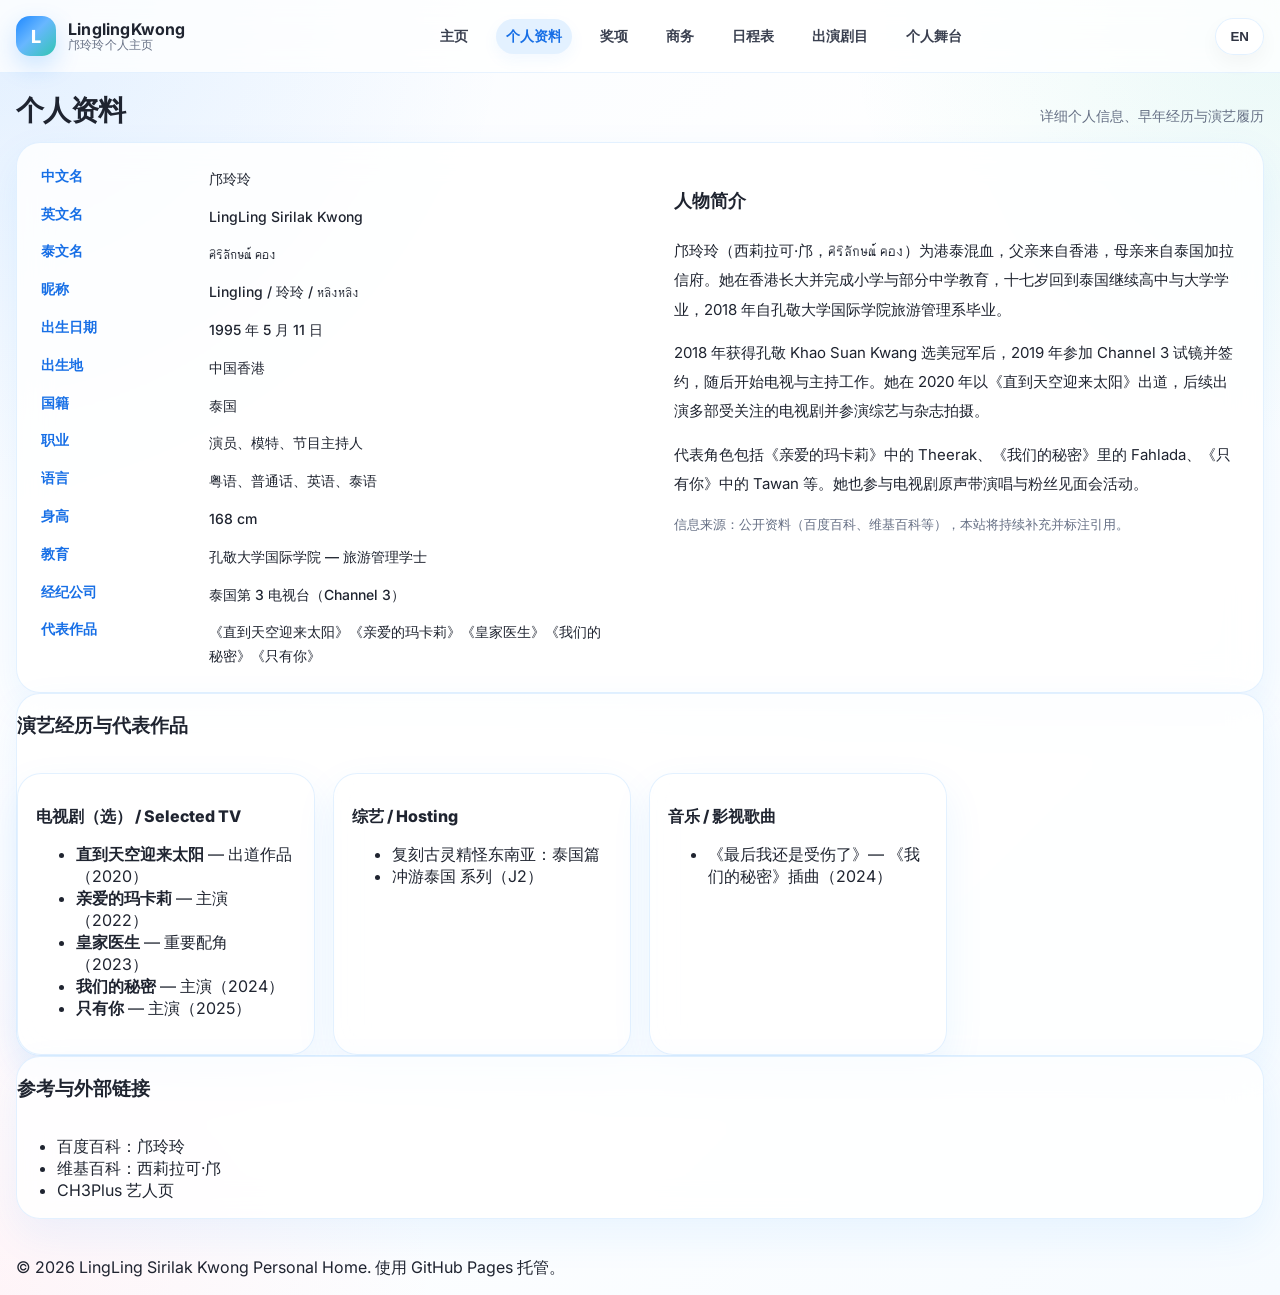
<file: profile.html>
<!DOCTYPE html>
<html lang="zh-CN">
<head>
  <meta charset="utf-8" />
  <meta name="viewport" content="width=device-width,initial-scale=1" />
  <title>Profile — 个人资料</title>
  <meta name="description" content="个人资料 — 邝玲玲" />
  <link href="https://fonts.googleapis.com/css2?family=Inter:wght@400;600;700;800&display=swap" rel="stylesheet">
  <link href="https://cdnjs.cloudflare.com/ajax/libs/font-awesome/6.5.0/css/all.min.css" rel="stylesheet">
  <link rel="stylesheet" href="assets/css/style.css">
  <script defer src="assets/js/site.js"></script>
</head>
<body class="lang-zh">
  <div id="site-header"></div>

  <main>
    <section id="profile" class="section section-anchor">
      <div class="container">
        <div class="section-title">
          <h2><span data-lang="zh">个人资料</span><span data-lang="en">Profile</span></h2>
          <p><span data-lang="zh">详细个人信息、早年经历与演艺履历</span><span data-lang="en">Detailed information, early life and career highlights</span></p>
        </div>

        <div class="panel profile-grid">
          <!-- 基本信息卡 -->
          <div class="info-card">
            <div class="info-list">
              <div class="label"><span data-lang="zh">中文名</span><span data-lang="en">Chinese Name</span></div>
              <div class="value">邝玲玲</div>

              <div class="label"><span data-lang="zh">英文名</span><span data-lang="en">English Name</span></div>
              <div class="value">LingLing Sirilak Kwong</div>

              <div class="label"><span data-lang="zh">泰文名</span><span data-lang="en">Thai Name</span></div>
              <div class="value">ศิริลักษณ์ คอง</div>

              <div class="label"><span data-lang="zh">昵称</span><span data-lang="en">Nickname</span></div>
              <div class="value">Lingling / 玲玲 / หลิงหลิง</div>

              <div class="label"><span data-lang="zh">出生日期</span><span data-lang="en">Birthdate</span></div>
              <div class="value">1995 年 5 月 11 日</div>

              <div class="label"><span data-lang="zh">出生地</span><span data-lang="en">Birthplace</span></div>
              <div class="value">中国香港</div>

              <div class="label"><span data-lang="zh">国籍</span><span data-lang="en">Nationality</span></div>
              <div class="value">泰国</div>

              <div class="label"><span data-lang="zh">职业</span><span data-lang="en">Occupation</span></div>
              <div class="value"><span data-lang="zh">演员、模特、节目主持人</span><span data-lang="en">Actress, model, television host</span></div>

              <div class="label"><span data-lang="zh">语言</span><span data-lang="en">Languages</span></div>
              <div class="value">粤语、普通话、英语、泰语</div>

              <div class="label"><span data-lang="zh">身高</span><span data-lang="en">Height</span></div>
              <div class="value">168 cm</div>

              <div class="label"><span data-lang="zh">教育</span><span data-lang="en">Education</span></div>
              <div class="value"><span data-lang="zh">孔敬大学国际学院 — 旅游管理学士</span><span data-lang="en">Khon Kaen University International College — B.A. in Tourism Management</span></div>

              <div class="label"><span data-lang="zh">经纪公司</span><span data-lang="en">Agency</span></div>
              <div class="value">泰国第 3 电视台（Channel 3）</div>

              <div class="label"><span data-lang="zh">代表作品</span><span data-lang="en">Notable Works</span></div>
              <div class="value">《直到天空迎来太阳》《亲爱的玛卡莉》《皇家医生》《我们的秘密》《只有你》</div>
            </div>
          </div>

          <!-- 详细简介卡 -->
          <div class="info-card">
            <div class="bio">
              <h3><span data-lang="zh">人物简介</span><span data-lang="en">Biography</span></h3>

              <p>
                <span data-lang="zh">
                  邝玲玲（西莉拉可·邝，ศิริลักษณ์ คอง）为港泰混血，父亲来自香港，母亲来自泰国加拉信府。她在香港长大并完成小学与部分中学教育，十七岁回到泰国继续高中与大学学业，2018 年自孔敬大学国际学院旅游管理系毕业。
                </span>
                <span data-lang="en">
                  LingLing (Sirilak Kwong, ศิริลักษณ์ คอง) is of Hong Kong–Thai descent. Her father is from Hong Kong and her mother from Kalasin, Thailand. She grew up in Hong Kong, returned to Thailand at 17 to finish high school, and graduated from Khon Kaen University International College (Tourism Management) in 2018.
                </span>
              </p>

              <p>
                <span data-lang="zh">
                  2018 年获得孔敬 Khao Suan Kwang 选美冠军后，2019 年参加 Channel 3 试镜并签约，随后开始电视与主持工作。她在 2020 年以《直到天空迎来太阳》出道，后续出演多部受关注的电视剧并参演综艺与杂志拍摄。
                </span>
                <span data-lang="en">
                  After winning the Khao Suan Kwang pageant in 2018, she auditioned for Channel 3 and signed in 2019. She debuted in the 2020 drama Until the Sky’s the Sun and later appeared in notable series, variety shows and magazine features.
                </span>
              </p>

              <p>
                <span data-lang="zh">
                  代表角色包括《亲爱的玛卡莉》中的 Theerak、《我们的秘密》里的 Fahlada、《只有你》中的 Tawan 等。她也参与电视剧原声带演唱与粉丝见面会活动。
                </span>
                <span data-lang="en">
                  Notable roles include Theerak in The Dear Lady, Fahlada in The Secret of Us, and Tawan in Only You. She has also contributed to drama soundtracks and performed at fan meetings.
                </span>
              </p>

              <p class="source">
                <span data-lang="zh">信息来源：公开资料（百度百科、维基百科等），本站将持续补充并标注引用。</span>
                <span data-lang="en">Sources: public references (Baidu Baike, Wikipedia, etc.). This profile will be updated with proper citations.</span>
              </p>
            </div>
          </div>
        </div>

        <!-- 履历 / 作品概览 -->
        <div class="panel">
          <div class="section-title">
            <h3><span data-lang="zh">演艺经历与代表作品</span><span data-lang="en">Career & Selected Works</span></h3>
          </div>

          <div class="card-grid">
            <article class="panel card">
              <div class="card-body">
                <h4 class="card-title">电视剧（选） / Selected TV</h4>
                <ul class="work-list">
                  <li><strong><span data-lang="zh">直到天空迎来太阳</span><span data-lang="en">Until the Sky’s the Sun</span></strong> — 出道作品（2020）</li>
                  <li><strong><span data-lang="zh">亲爱的玛卡莉</span><span data-lang="en">The Dear Lady</span></strong> — 主演（2022）</li>
                  <li><strong><span data-lang="zh">皇家医生</span><span data-lang="en">Doctor Chao</span></strong> — 重要配角（2023）</li>
                  <li><strong><span data-lang="zh">我们的秘密</span><span data-lang="en">The Secret of Us</span></strong> — 主演（2024）</li>
                  <li><strong><span data-lang="zh">只有你</span><span data-lang="en">Only You</span></strong> — 主演（2025）</li>
                </ul>
              </div>
            </article>

            <article class="panel card">
              <div class="card-body">
                <h4 class="card-title">综艺 / Hosting</h4>
                <ul class="work-list">
                  <li><span data-lang="zh">复刻古灵精怪东南亚：泰国篇</span><span data-lang="en">Variety hosting (2022)</span></li>
                  <li><span data-lang="zh">冲游泰国 系列（J2）</span><span data-lang="en">Travel show (J2)</span></li>
                </ul>
              </div>
            </article>

            <article class="panel card">
              <div class="card-body">
                <h4 class="card-title">音乐 / 影视歌曲</h4>
                <ul class="work-list">
                  <li><span data-lang="zh">《最后我还是受伤了》— 《我们的秘密》插曲（2024）</span><span data-lang="en">Drama soundtrack (2024)</span></li>
                  <!-- 可按需补充更多 -->
                </ul>
              </div>
            </article>
          </div>
        </div>

        <!-- 参考链接 -->
        <div class="panel">
          <div class="section-title">
            <h3><span data-lang="zh">参考与外部链接</span><span data-lang="en">References & External Links</span></h3>
          </div>
          <ul class="external-links">
            <li><a href="https://baike.baidu.com/item/%E9%82%9D%E7%8E%B2%E7%8E%B2/64779944" target="_blank" rel="noopener noreferrer">百度百科：邝玲玲</a></li>
            <li><a href="https://zh.wikipedia.org/wiki/%E8%A5%BF%E8%8E%89%E6%8B%89%E5%8F%AF%C2%B7%E9%84%BA" target="_blank" rel="noopener noreferrer">维基百科：西莉拉可·邝</a></li>
            <li><a href="https://ch3plus.com/artists/451" target="_blank" rel="noopener noreferrer">CH3Plus 艺人页</a></li>
          </ul>
        </div>
      </div>
    </section>
  </main>

  <div id="site-footer"></div>
</body>
</html>
</file>
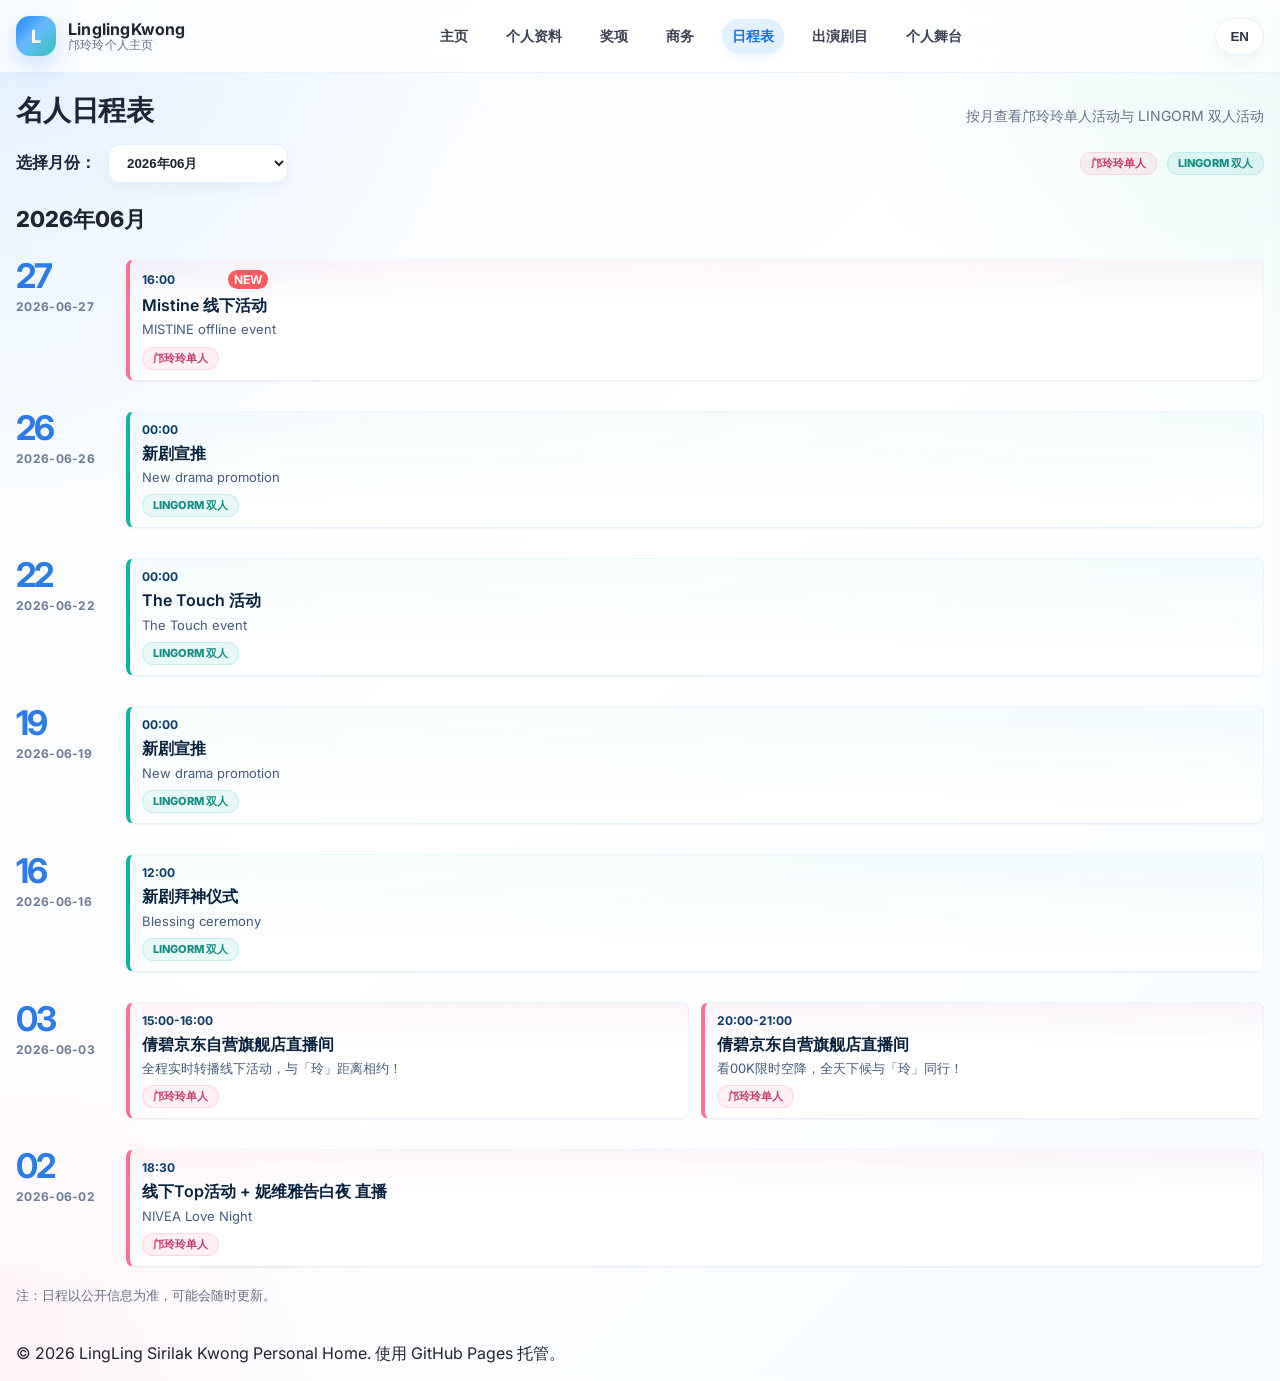
<file: schedule.html>
<!DOCTYPE html>
<html lang="zh-CN">
<head>
  <meta charset="utf-8">
  <meta name="viewport" content="width=device-width,initial-scale=1">
  <title>日程表 — 邝玲玲</title>
  <meta name="description" content="邝玲玲公开日程、活动与行程" />
  <link href="https://fonts.googleapis.com/css2?family=Inter:wght@400;600;700;800&display=swap" rel="stylesheet">
  <link href="https://cdnjs.cloudflare.com/ajax/libs/font-awesome/6.5.0/css/all.min.css" rel="stylesheet">
  <link rel="stylesheet" href="assets/css/style.css">
  <script defer src="assets/js/site.js"></script>
</head>
<body class="lang-zh">
  <div id="site-header"></div>

  <main>
    <section id="schedule" class="section section-anchor">
      <div class="container">
        <div class="section-title">
          <h2>名人日程表</h2>
          <p>按月查看邝玲玲单人活动与 LINGORM 双人活动</p>
        </div>

        <div class="schedule-toolbar">
          <div class="schedule-toolbar-left">
            <label for="month">选择月份：</label>
            <select id="month" class="month-select" aria-label="选择月份"></select>
          </div>

          <div class="schedule-legend">
            <span class="tag tag-lingling">邝玲玲单人</span>
            <span class="tag tag-lingorm">LINGORM 双人</span>
          </div>
        </div>

        <div id="schedule-container" class="schedule-container" aria-live="polite"></div>

        <div class="schedule-note">
          注：日程以公开信息为准，可能会随时更新。
        </div>
      </div>
    </section>
  </main>

  <!-- 在 main 结束后、site-footer 之前插入： -->
  <aside id="event-sidebar" class="event-sidebar hidden" aria-hidden="true" role="dialog" aria-label="活动详情">
    <button id="sidebar-close" class="sidebar-close" aria-label="关闭">×</button>
    <div class="sidebar-inner">
      <h3 id="sidebar-title">活动标题</h3>
      <p id="sidebar-subtitle" class="muted">活动副标题</p>
      <div id="sidebar-meta" class="sidebar-meta"></div>
      <hr>
      <div id="sidebar-materials">
        <h4>相关物料</h4>
        <ul id="materials-list"></ul>
      </div>
    </div>
  </aside>

  <div id="site-footer"></div>

<script>
  const manifestUrl = 'assets/data/schedule/index.json';
  const monthSelect = document.getElementById('month');
  const container = document.getElementById('schedule-container');
  const monthFiles = {};

  function createEl(tag, className, text) {
    const el = document.createElement(tag);
    if (className) el.className = className;
    if (text !== undefined && text !== null) el.textContent = text;
    return el;
  }

  async function fetchJson(url) {
    const res = await fetch(url, { cache: 'no-store' });
    if (!res.ok) throw new Error(`无法加载文件：${url}`);
    return await res.json();
  }

  function groupByDate(items) {
    const map = new Map();
    items.forEach(item => {
      const key = item.date;
      if (!map.has(key)) map.set(key, []);
      map.get(key).push(item);
    });

    return Array.from(map.entries())
      .map(([date, events]) => ({ date, events }))
      .sort((a, b) => new Date(b.date) - new Date(a.date));
  }

  function buildEventCard(item) {
    const kind = item.kind === 'lingorm' ? 'lingorm' : 'lingling';
    const card = createEl('div', `schedule-event-card schedule-event-card--${kind}`);
    card.setAttribute('role', 'button');
    card.tabIndex = 0;

    const meta = createEl('div', 'schedule-event-meta');
    const time = createEl('span', 'schedule-event-time', item.time || '00:00');
    meta.appendChild(time);

    if (item.new) {
      meta.appendChild(createEl('span', 'new-badge', 'NEW'));
    }

    const title = createEl('div', 'schedule-event-title', item.title || '');
    const subtitle = createEl('div', 'schedule-event-subtitle', item.subtitle || '');

    const tag = createEl(
      'span',
      `tag ${kind === 'lingling' ? 'tag-lingling' : 'tag-lingorm'}`,
      item.tagText || (kind === 'lingling' ? '邝玲玲单人' : 'LINGORM 双人')
    );

    const tagRow = createEl('div', 'schedule-tag-row');
    tagRow.appendChild(tag);

    card.appendChild(meta);
    if (item.title) card.appendChild(title);
    if (item.subtitle) card.appendChild(subtitle);
    card.appendChild(tagRow);

    // 把 item 数据绑定到 DOM（方便侧边栏读取）
    card._eventData = item;

    // 点击或回车打开侧边栏
    function onOpen() {
      openSidebar(item);
    }
    card.addEventListener('click', onOpen);
    card.addEventListener('keydown', function (e) {
      if (e.key === 'Enter' || e.key === ' ') {
        e.preventDefault();
        onOpen();
      }
    });

    return card;
  }


  function buildDayGroup(group) {
    const first = group.events[0];
    const dayBlock = createEl('div', 'schedule-day-group');

    const dayLeft = document.createElement('div');
    dayLeft.className = 'schedule-day-left';
    dayLeft.innerHTML = `
      <div class="schedule-day-number">${first.day || first.date.slice(-2)}</div>
      <div class="schedule-day-date">${first.date}</div>
    `;

    const dayRight = createEl(
      'div',
      `schedule-day-events ${group.events.length > 1 ? 'is-multi' : 'is-single'}`
    );

    group.events.forEach(item => {
      dayRight.appendChild(buildEventCard(item));
    });

    dayBlock.appendChild(dayLeft);
    dayBlock.appendChild(dayRight);

    return dayBlock;
  }

  async function renderMonth(monthKey) {
    const file = monthFiles[monthKey];
    const monthLabel = monthSelect.options[monthSelect.selectedIndex]?.textContent || monthKey;

    container.innerHTML = '<div class="schedule-empty">日程加载中…</div>';

    if (!file) {
      container.innerHTML = '<div class="schedule-empty">未找到该月份的日程文件</div>';
      return;
    }

    try {
      const items = await fetchJson(file);

      if (!Array.isArray(items)) {
        throw new Error(`JSON 格式错误：${file} 必须是数组`);
      }

      if (!items.length) {
        container.innerHTML = `<div class="schedule-empty">${monthLabel}暂无公开日程</div>`;
        return;
      }

      const monthHeader = createEl('div', 'schedule-month-title', monthLabel);
      const list = createEl('div', 'schedule-day-list');

      const groups = groupByDate(items);
      groups.forEach(group => list.appendChild(buildDayGroup(group)));

      container.innerHTML = '';
      container.appendChild(monthHeader);
      container.appendChild(list);
    } catch (err) {
      console.error(err);
      container.innerHTML = '<div class="schedule-empty">日程加载失败，请检查 JSON 文件路径或格式。</div>';
    }
  }

  async function initSchedule() {
    try {
      const manifest = await fetchJson(manifestUrl);

      if (!manifest || !Array.isArray(manifest.months)) {
        throw new Error('index.json 格式错误：必须包含 months 数组');
      }

      monthSelect.innerHTML = '';

      manifest.months.forEach(month => {
        const option = createEl('option');
        option.value = month.value;
        option.textContent = month.label;
        monthSelect.appendChild(option);
        monthFiles[month.value] = month.file;
      });

      const defaultMonth = manifest.default || (manifest.months[0] && manifest.months[0].value);
      if (!defaultMonth) throw new Error('index.json 中没有可用月份');

      monthSelect.value = defaultMonth;
      monthSelect.addEventListener('change', () => renderMonth(monthSelect.value));
      await renderMonth(defaultMonth);
    } catch (err) {
      console.error(err);
      container.innerHTML = '<div class="schedule-empty">日程配置加载失败，请检查 assets/data/schedule/index.json</div>';
    }
  }

  /* --- 侧边栏逻辑 --- */
  const sidebar = document.getElementById('event-sidebar');
  const sidebarCloseBtn = document.getElementById('sidebar-close');
  const sidebarTitle = document.getElementById('sidebar-title');
  const sidebarSubtitle = document.getElementById('sidebar-subtitle');
  const sidebarMeta = document.getElementById('sidebar-meta');
  const materialsList = document.getElementById('materials-list');

  function openSidebar(eventObj) {
    if (!sidebar) return;
    sidebarTitle.textContent = eventObj.title || '活动详情';
    sidebarSubtitle.textContent = eventObj.subtitle || '';
    sidebarMeta.innerHTML = `<div class="sidebar-time">${eventObj.date} ${eventObj.time || ''}</div>
                             <div class="sidebar-tag">${eventObj.tagText || ''}</div>`;

    // 填充 materials
    materialsList.innerHTML = '';
    if (Array.isArray(eventObj.materials) && eventObj.materials.length) {
      eventObj.materials.forEach(mat => {
        const li = document.createElement('li');
        const a = document.createElement('a');
        a.href = mat.url || '#';
        a.target = '_blank';
        a.rel = 'noopener';
        a.textContent = mat.name || mat.url;
        li.appendChild(a);
        materialsList.appendChild(li);
      });
    } else {
      materialsList.innerHTML = '<li class="muted">暂无物料</li>';
    }

    sidebar.classList.remove('hidden');
    sidebar.setAttribute('aria-hidden', 'false');
    document.body.classList.add('has-sidebar-open');
    // 可聚焦关闭按钮以便键盘用户
    sidebarCloseBtn && sidebarCloseBtn.focus();
  }

  function closeSidebar() {
    if (!sidebar) return;
    sidebar.classList.add('hidden');
    sidebar.setAttribute('aria-hidden', 'true');
    document.body.classList.remove('has-sidebar-open');
  }

  sidebarCloseBtn && sidebarCloseBtn.addEventListener('click', closeSidebar);
  // ESC 关闭
  document.addEventListener('keydown', (e) => {
    if (e.key === 'Escape' && !sidebar.classList.contains('hidden')) closeSidebar();
  });


  initSchedule();
</script>
</body>
</html>
</file>
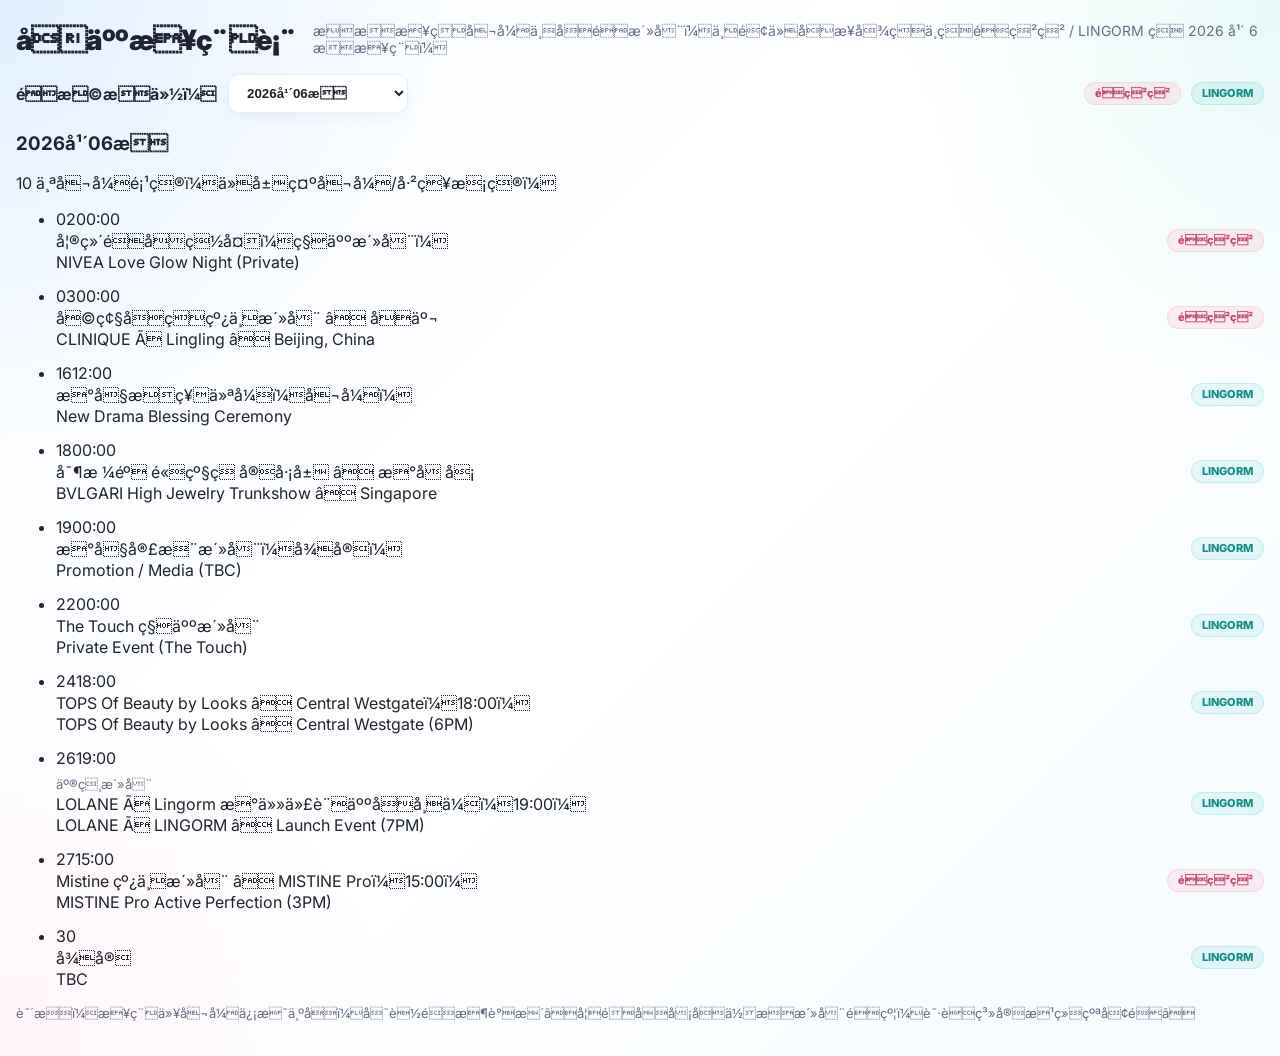
<file: served_schedule.html>
﻿<!DOCTYPE html>
<html lang="zh-CN">
<head>
  <meta charset="utf-8" />
  <meta name="viewport" content="width=device-width,initial-scale=1" />
  <title>æ¥ç¨è¡¨ â éç²ç² / Schedule</title>
  <meta name="description" content="æ´»å¨å®æãææä¸è¡ç¨" />
  <link href="https://fonts.googleapis.com/css2?family=Inter:wght@400;600;700;800&display=swap" rel="stylesheet">
  <link href="https://cdnjs.cloudflare.com/ajax/libs/font-awesome/6.5.0/css/all.min.css" rel="stylesheet">
  <link rel="stylesheet" href="assets/css/style.css">
  <style>
    /* è¥ç«ç¹å·²æå¨å± style è¦çï¼æ¬åèæ ·å¼ä½ä¸ºè¡¥å */
    .controls { display:flex; gap:12px; align-items:center; margin:18px 0; }
    .controls .legend { margin-left:auto; color:var(--muted); font-size:14px; display:flex; gap:10px; align-items:center; }
    .legend .item { display:flex; gap:8px; align-items:center; }
  </style>
</head>
<body class="lang-zh">
  <div id="site-header"></div>

  <main>
    <section id="schedule" class="section section-anchor">
      <div class="container">
        <div class="section-title">
          <h2>åäººæ¥ç¨è¡¨</h2>
          <p>æææ¥çå¬å¼ä¸åéæ´»å¨ï¼ä¸é¢ä»åæ­¥å¾çä¸­çéç²ç² / LINGORM ç 2026 å¹´ 6 ææ¥ç¨ï¼</p>
        </div>

        <div class="controls">
          <label for="month" style="font-weight:700;color:var(--text)">éæ©æä»½ï¼</label>
          <select id="month" class="select month-select" aria-label="éæ©æä»½">
            <option value="2026-06" selected>2026å¹´06æ</option>
            <option value="2026-07">2026å¹´07æ</option>
            <option value="2026-05">2026å¹´05æ</option>
            <option value="2026-08">2026å¹´08æ</option>
          </select>

          <div class="legend">
            <div class="item"><span class="tag tag-lingling">éç²ç²</span></div>
            <div class="item"><span class="tag tag-lingorm">LINGORM</span></div>
          </div>
        </div>

        <div id="schedule-container">
          <!-- æ¶é´çº¿æ¸²æå°è¿é -->
        </div>

        <p style="margin-top:16px;color:var(--muted);font-size:13px;">
          è¯´æï¼æ¥ç¨ä»¥å¬å¼ä¿¡æ¯ä¸ºåï¼å¯è½éæ¶è°æ´ãå¦éåå¡åä½ææ´»å¨éçº¦ï¼è¯·èç³»å®æ¹ç»çºªå¢éã
        </p>
      </div>
    </section>
  </main>

  <div id="site-footer"></div>

  <script>
    // ä»åå«å¾çä¸éä»¶ä¸­å¯¹åºçéç²ç² / LINGORM ç 2026 å¹´ 6 ææ¥ç¨ï¼ä¸­æä¸ºä¸»ï¼
    const eventsByMonth = {
      "2026-06": [
        {
          date: "2026-06-02",
          day: "02",
          tagKey: "éç²ç²",
          cssTag: "tag-lingling",
          time: "00:00",
          title_cn: "å¦®ç»´éåç½å¤ï¼ç§äººæ´»å¨ï¼",
          title_en: "NIVEA Love Glow Night (Private)",
          note: ""
        },
        {
          date: "2026-06-03",
          day: "03",
          tagKey: "éç²ç²",
          cssTag: "tag-lingling",
          time: "00:00",
          title_cn: "å©ç¢§åççº¿ä¸æ´»å¨ â åäº¬",
          title_en: "CLINIQUE Ã Lingling â Beijing, China",
          note: ""
        },
        {
          date: "2026-06-16",
          day: "16",
          tagKey: "LINGORM",
          cssTag: "tag-lingorm",
          time: "12:00",
          title_cn: "æ°å§æç¥ä»ªå¼ï¼å¬å¼ï¼",
          title_en: "New Drama Blessing Ceremony",
          note: ""
        },
        {
          date: "2026-06-18",
          day: "18",
          tagKey: "LINGORM",
          cssTag: "tag-lingorm",
          time: "00:00",
          title_cn: "å¯¶æ ¼éº é«çº§ç å®å·¡å± â æ°å å¡",
          title_en: "BVLGARI High Jewelry Trunkshow â Singapore",
          note: ""
        },
        {
          date: "2026-06-19",
          day: "19",
          tagKey: "LINGORM",
          cssTag: "tag-lingorm",
          time: "00:00",
          title_cn: "æ°å§å®£æ¨æ´»å¨ï¼å¾å®ï¼",
          title_en: "Promotion / Media (TBC)",
          note: ""
        },
        {
          date: "2026-06-22",
          day: "22",
          tagKey: "LINGORM",
          cssTag: "tag-lingorm",
          time: "00:00",
          title_cn: "The Touch ç§äººæ´»å¨",
          title_en: "Private Event (The Touch)",
          note: ""
        },
        {
          date: "2026-06-24",
          day: "24",
          tagKey: "LINGORM",
          cssTag: "tag-lingorm",
          time: "18:00",
          title_cn: "TOPS Of Beauty by Looks â Central Westgateï¼18:00ï¼",
          title_en: "TOPS Of Beauty by Looks â Central Westgate (6PM)",
          note: ""
        },
        {
          date: "2026-06-26",
          day: "26",
          tagKey: "LINGORM",
          cssTag: "tag-lingorm",
          time: "19:00",
          title_cn: "LOLANE Ã Lingorm æ°ä»»ä»£è¨äººåå¸ä¼ï¼19:00ï¼",
          title_en: "LOLANE Ã LINGORM â Launch Event (7PM)",
          note: "äº®ç¸æ´»å¨"
        },
        {
          date: "2026-06-27",
          day: "27",
          tagKey: "éç²ç²",
          cssTag: "tag-lingling",
          time: "15:00",
          title_cn: "Mistine çº¿ä¸æ´»å¨ â MISTINE Proï¼15:00ï¼",
          title_en: "MISTINE Pro Active Perfection (3PM)",
          note: ""
        },
        {
          date: "2026-06-30",
          day: "30",
          tagKey: "LINGORM",
          cssTag: "tag-lingorm",
          time: "",
          title_cn: "å¾å®",
          title_en: "TBC",
          note: ""
        }
      ],
      "2026-07": [],
      "2026-05": [],
      "2026-08": []
    };

    const container = document.getElementById('schedule-container');
    const monthSelect = document.getElementById('month');

    function renderMonth(key){
      container.innerHTML = '';
      const items = (eventsByMonth[key] || []).slice();
      if (!items.length) {
        const empty = document.createElement('div');
        empty.className = 'empty';
        empty.textContent = 'è¯¥æä»½å°æ å¬å¼æ¥ç¨';
        container.appendChild(empty);
        return;
      }

      // group by month title (we already choose the month, keep as single month)
      const monthWrap = document.createElement('div');
      monthWrap.className = 'timeline-month';

      const monthTitle = document.createElement('h3');
      // æ¾ç¤ºä¸­ææä»½
      const display = monthSelect.options[monthSelect.selectedIndex].text;
      monthTitle.textContent = display;
      monthWrap.appendChild(monthTitle);

      const meta = document.createElement('div'); meta.className = 'month-meta';
      meta.textContent = `${items.length} ä¸ªå¬å¼é¡¹ç®ï¼ä»å±ç¤ºå¬å¼/å·²ç¥æ¡ç®ï¼`;
      monthWrap.appendChild(meta);

      const list = document.createElement('ul');
      list.className = 'timeline';

      // sort by date asc
      items.sort((a,b) => new Date(a.date) - new Date(b.date));

      items.forEach(it => {
        const li = document.createElement('li');
        li.className = 'timeline-item';

        const dateBlock = document.createElement('div');
        dateBlock.className = 'timeline-date';
        const day = document.createElement('span'); day.className = 'day'; day.textContent = it.day;
        const time = document.createElement('span'); time.className = 'time'; time.textContent = it.time ? it.time : '';
        dateBlock.appendChild(day);
        if (it.time) dateBlock.appendChild(time);

        const content = document.createElement('div');
        content.className = 'timeline-content';

        const topLine = document.createElement('div');
        topLine.style.display = 'flex';
        topLine.style.justifyContent = 'space-between';
        topLine.style.alignItems = 'center';

        const title = document.createElement('div');
        title.className = 'timeline-title';
        title.textContent = it.title_cn || it.title_en;

        const tag = document.createElement('div');
        tag.className = 'tag ' + (it.cssTag || '');
        tag.textContent = it.tagKey || '';

        topLine.appendChild(title);
        topLine.appendChild(tag);

        const sub = document.createElement('div');
        sub.className = 'timeline-sub';
        // åæ¾ç¤ºä¸­æè¯´æï¼è¥éè¦æ¾ç¤ºè±æè¯·æå¼ä¸é¢ä¸è¡
        sub.textContent = it.title_en && it.title_en !== it.title_cn ? it.title_en : '';

        if (it.note) {
          const note = document.createElement('div');
          note.style.marginTop = '8px';
          note.style.color = 'var(--muted)';
          note.style.fontSize = '13px';
          note.textContent = it.note;
          content.appendChild(note);
        }

        content.appendChild(topLine);
        if (sub.textContent) content.appendChild(sub);

        li.appendChild(dateBlock);
        const liInner = document.createElement('div');
        liInner.appendChild(content);
        li.appendChild(liInner);

        list.appendChild(li);
      });

      container.appendChild(monthWrap);
      container.appendChild(list);
    }

    // åå§æ¸²æ
    renderMonth(monthSelect.value);

    monthSelect.addEventListener('change', function(){
      renderMonth(this.value);
    });

    // æ¯æå·¦å³é®åæ¢æä»½
    document.addEventListener('keydown', function(e){
      if (e.key === 'ArrowLeft' || e.key === 'ArrowRight') {
        const opts = Array.from(monthSelect.options).map(o => o.value);
        let idx = opts.indexOf(monthSelect.value);
        if (e.key === 'ArrowLeft') idx = Math.max(0, idx - 1);
        else idx = Math.min(opts.length - 1, idx + 1);
        monthSelect.value = opts[idx];
        renderMonth(monthSelect.value);
      }
    });
  </script>
</body>
</html>
</file>
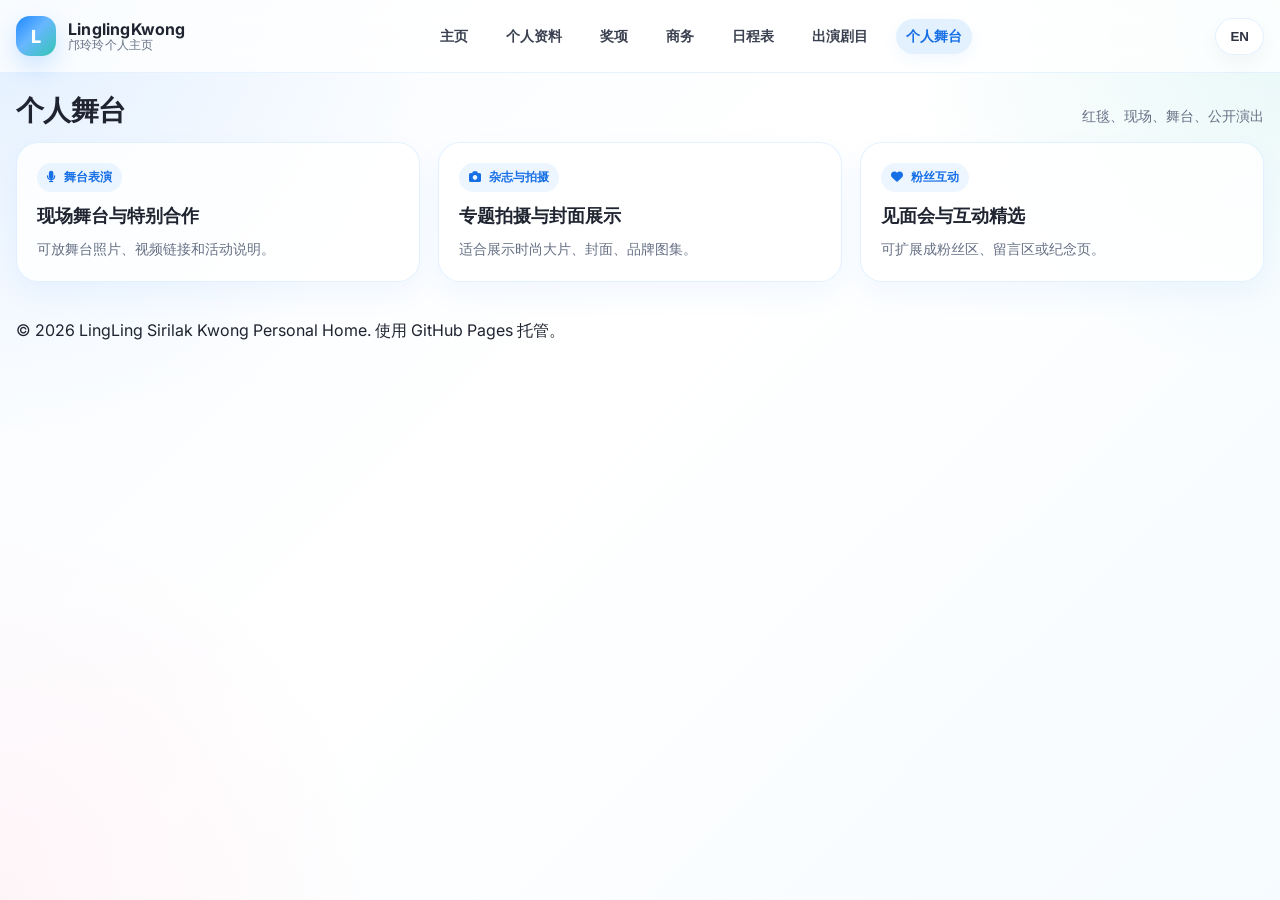
<file: stage.html>
<!DOCTYPE html>
<html lang="zh-CN">
<head>
  <meta charset="utf-8">
  <meta name="viewport" content="width=device-width,initial-scale=1">
  <title>Stage — 个人舞台</title>
  <meta name="description" content="红毯、舞台与现场活动" />
  <link href="https://fonts.googleapis.com/css2?family=Inter:wght@400;600;700;800&display=swap" rel="stylesheet">
  <link href="https://cdnjs.cloudflare.com/ajax/libs/font-awesome/6.5.0/css/all.min.css" rel="stylesheet">
  <link rel="stylesheet" href="assets/css/style.css">
  <script defer src="assets/js/site.js"></script>
</head>
<body class="lang-zh">
  <div id="site-header"></div>

  <main>
    <section id="stage" class="section section-anchor">
      <div class="container">
        <div class="section-title">
          <h2><span data-lang="zh">个人舞台</span><span data-lang="en">Stage</span></h2>
          <p><span data-lang="zh">红毯、现场、舞台、公开演出</span><span data-lang="en">Red carpet, live events and stage moments</span></p>
        </div>

        <div class="stage-grid">
          <div class="stage-item">
            <div class="stage-type"><i class="fa-solid fa-microphone"></i> <span data-lang="zh">舞台表演</span><span data-lang="en">Performance</span></div>
            <h3><span data-lang="zh">现场舞台与特别合作</span><span data-lang="en">Live performances and collaborations</span></h3>
            <p><span data-lang="zh">可放舞台照片、视频链接和活动说明。</span><span data-lang="en">Add photos, video links, and event notes.</span></p>
          </div>

          <div class="stage-item">
            <div class="stage-type"><i class="fa-solid fa-camera"></i> <span data-lang="zh">杂志与拍摄</span><span data-lang="en">Magazine / Shoot</span></div>
            <h3><span data-lang="zh">专题拍摄与封面展示</span><span data-lang="en">Editorial photos and cover display</span></h3>
            <p><span data-lang="zh">适合展示时尚大片、封面、品牌图集。</span><span data-lang="en">Suitable for editorials, covers and brand galleries.</span></p>
          </div>

          <div class="stage-item">
            <div class="stage-type"><i class="fa-solid fa-heart"></i> <span data-lang="zh">粉丝互动</span><span data-lang="en">Fan Corner</span></div>
            <h3><span data-lang="zh">见面会与互动精选</span><span data-lang="en">Fan meeting highlights</span></h3>
            <p><span data-lang="zh">可扩展成粉丝区、留言区或纪念页。</span><span data-lang="en">Can be expanded into a fan zone, message board or memory page.</span></p>
          </div>
        </div>
      </div>
    </section>
  </main>

  <div id="site-footer"></div>
</body>
</html>
</file>
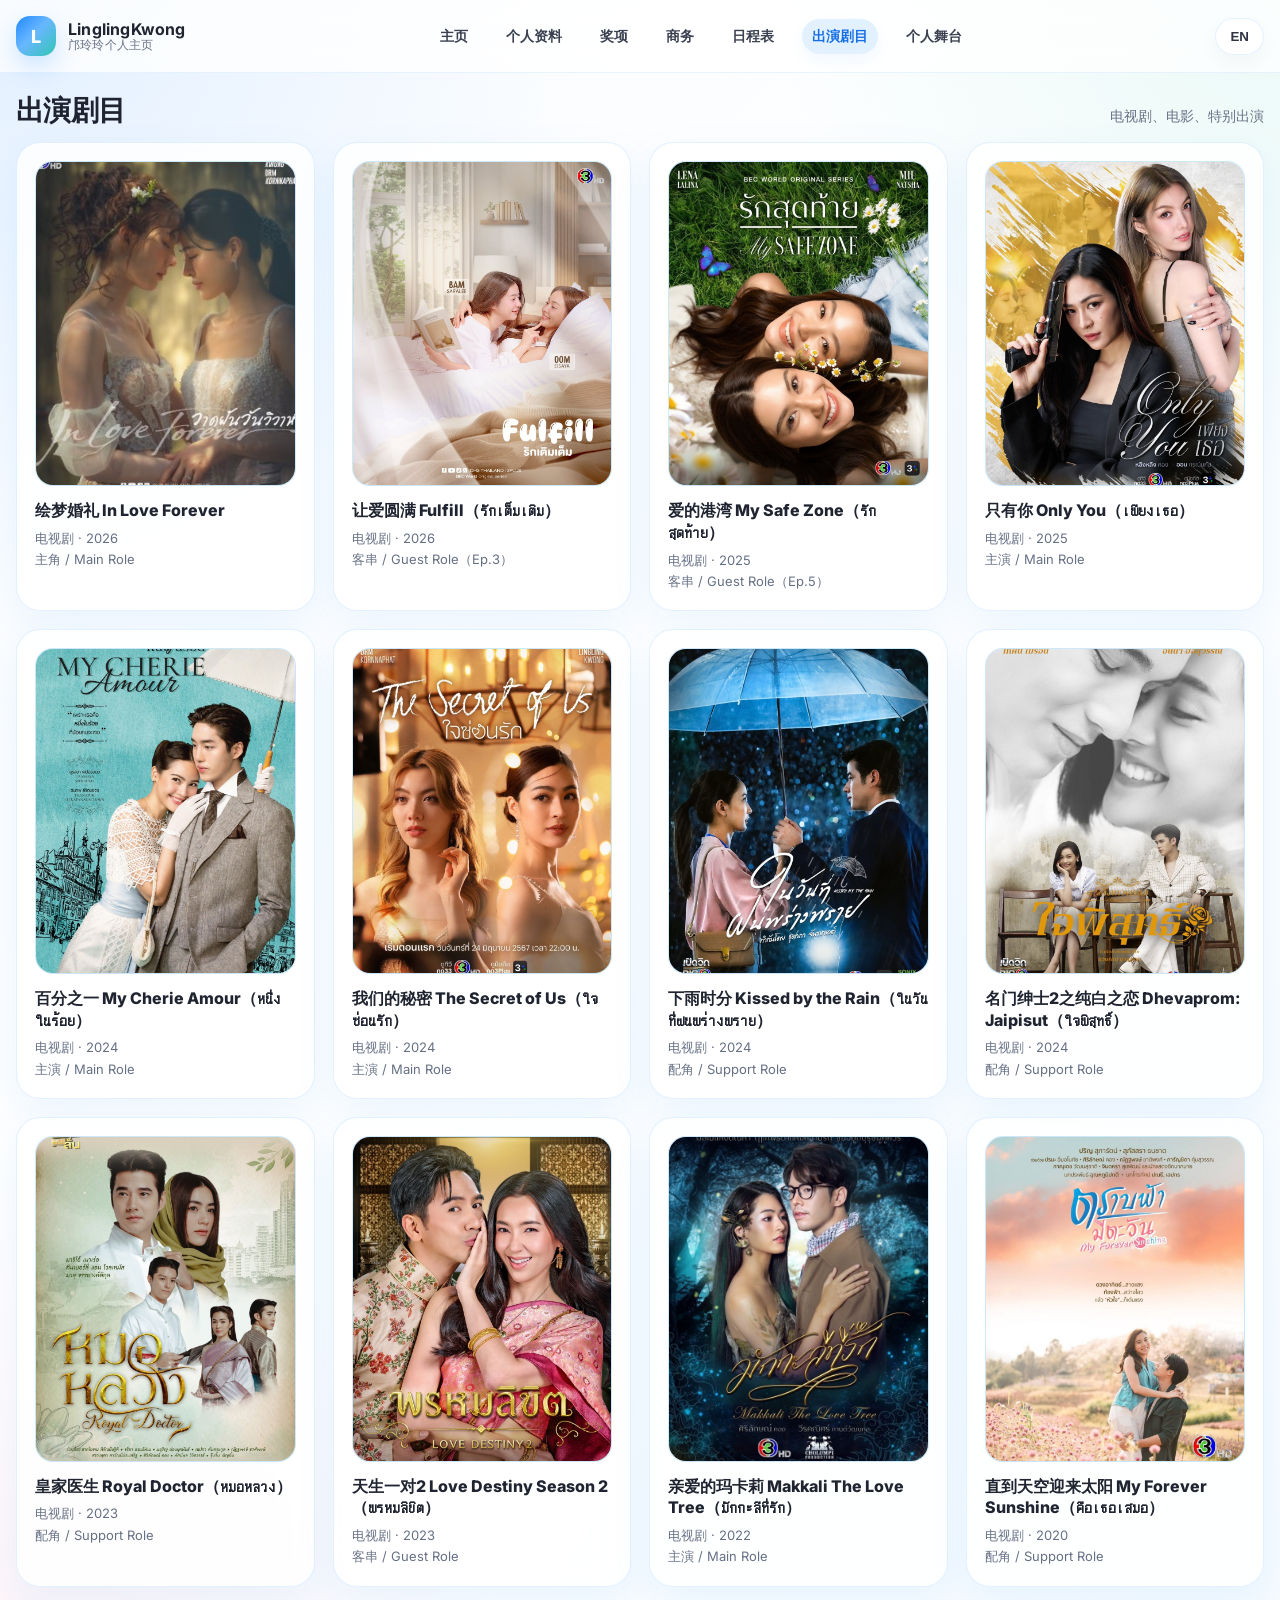
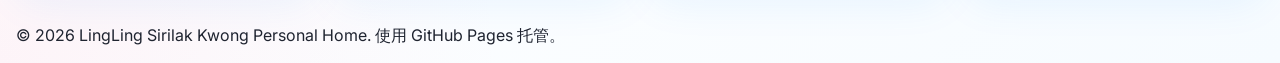
<file: works.html>
<!DOCTYPE html>
<html lang="zh-CN">
<head>
  <meta charset="utf-8">
  <meta name="viewport" content="width=device-width,initial-scale=1">
  <title>Works — 出演剧目</title>
  <meta name="description" content="出演剧目、影视作品" />
  <link href="https://fonts.googleapis.com/css2?family=Inter:wght@400;600;700;800&display=swap" rel="stylesheet">
  <link href="https://cdnjs.cloudflare.com/ajax/libs/font-awesome/6.5.0/css/all.min.css" rel="stylesheet">
  <link rel="stylesheet" href="assets/css/style.css">
  <script defer src="assets/js/site.js"></script>
</head>
<body class="lang-zh">
  <div id="site-header"></div>

  <main>
    <section id="works" class="section section-anchor">
      <div class="container">
        <div class="section-title">
          <h2><span data-lang="zh">出演剧目</span><span data-lang="en">Works</span></h2>
          <p>
            <span data-lang="zh">电视剧、电影、特别出演</span>
            <span data-lang="en">TV series, films and special appearances</span>
          </p>
        </div>

        <div class="card-grid">
          <article class="panel card">
            <div class="card-img">
              <img src="assets/images/work-1.jpg" alt="In Love Forever">
            </div>
            <div class="card-body">
              <h3 class="card-title">绘梦婚礼 In Love Forever</h3>
              <div class="card-meta">
                <span data-lang="zh">电视剧 · 2026</span>
                <span data-lang="en">TV Series · 2026</span><br>
                <span data-lang="zh">主角 / Main Role</span>
                <span data-lang="en">Main Role</span>
              </div>
            </div>
          </article>

          <article class="panel card">
            <div class="card-img">
              <img src="assets/images/work-2.jpg" alt="Fulfill">
            </div>
            <div class="card-body">
              <h3 class="card-title">让爱圆满 Fulfill（รักเต็มเติม）</h3>
              <div class="card-meta">
                <span data-lang="zh">电视剧 · 2026</span>
                <span data-lang="en">TV Series · 2026</span><br>
                <span data-lang="zh">客串 / Guest Role（Ep.3）</span>
                <span data-lang="en">Guest Role (Ep.3)</span>
              </div>
            </div>
          </article>

          <article class="panel card">
            <div class="card-img">
              <img src="assets/images/work-3.jpg" alt="My Safe Zone">
            </div>
            <div class="card-body">
              <h3 class="card-title">爱的港湾 My Safe Zone（รักสุดท้าย）</h3>
              <div class="card-meta">
                <span data-lang="zh">电视剧 · 2025</span>
                <span data-lang="en">TV Series · 2025</span><br>
                <span data-lang="zh">客串 / Guest Role（Ep.5）</span>
                <span data-lang="en">Guest Role (Ep.5)</span>
              </div>
            </div>
          </article>

          <article class="panel card">
            <div class="card-img">
              <img src="assets/images/work-4.jpg" alt="Only You">
            </div>
            <div class="card-body">
              <h3 class="card-title">只有你 Only You（เพียงเธอ）</h3>
              <div class="card-meta">
                <span data-lang="zh">电视剧 · 2025</span>
                <span data-lang="en">TV Series · 2025</span><br>
                <span data-lang="zh">主演 / Main Role</span>
                <span data-lang="en">Main Role</span>
              </div>
            </div>
          </article>

          <article class="panel card">
            <div class="card-img">
              <img src="assets/images/work-12.jpg" alt="My Cherie Amour">
            </div>
            <div class="card-body">
              <h3 class="card-title">百分之一 My Cherie Amour（หนึ่งในร้อย）</h3>
              <div class="card-meta">
                <span data-lang="zh">电视剧 · 2024</span>
                <span data-lang="en">TV Series · 2024</span><br>
                <span data-lang="zh">主演 / Main Role</span>
                <span data-lang="en">Main Role</span>
              </div>
            </div>
          </article>

          <article class="panel card">
            <div class="card-img">
              <img src="assets/images/work-5.jpg" alt="The Secret of Us">
            </div>
            <div class="card-body">
              <h3 class="card-title">我们的秘密 The Secret of Us（ใจซ่อนรัก）</h3>
              <div class="card-meta">
                <span data-lang="zh">电视剧 · 2024</span>
                <span data-lang="en">TV Series · 2024</span><br>
                <span data-lang="zh">主演 / Main Role</span>
                <span data-lang="en">Main Role</span>
              </div>
            </div>
          </article>

          <article class="panel card">
            <div class="card-img">
              <img src="assets/images/work-6.jpg" alt="Kissed by the Rain">
            </div>
            <div class="card-body">
              <h3 class="card-title">下雨时分 Kissed by the Rain（ในวันที่ฝนพร่างพราย）</h3>
              <div class="card-meta">
                <span data-lang="zh">电视剧 · 2024</span>
                <span data-lang="en">TV Series · 2024</span><br>
                <span data-lang="zh">配角 / Support Role</span>
                <span data-lang="en">Support Role</span>
              </div>
            </div>
          </article>

          <article class="panel card">
            <div class="card-img">
              <img src="assets/images/work-7.jpg" alt="Dhevaprom: Jaipisut">
            </div>
            <div class="card-body">
              <h3 class="card-title">名门绅士2之纯白之恋 Dhevaprom: Jaipisut（ใจพิสุทธิ์）</h3>
              <div class="card-meta">
                <span data-lang="zh">电视剧 · 2024</span>
                <span data-lang="en">TV Series · 2024</span><br>
                <span data-lang="zh">配角 / Support Role</span>
                <span data-lang="en">Support Role</span>
              </div>
            </div>
          </article>

          <article class="panel card">
            <div class="card-img">
              <img src="assets/images/work-8.jpg" alt="Royal Doctor">
            </div>
            <div class="card-body">
              <h3 class="card-title">皇家医生 Royal Doctor（หมอหลวง）</h3>
              <div class="card-meta">
                <span data-lang="zh">电视剧 · 2023</span>
                <span data-lang="en">TV Series · 2023</span><br>
                <span data-lang="zh">配角 / Support Role</span>
                <span data-lang="en">Support Role</span>
              </div>
            </div>
          </article>

          <article class="panel card">
            <div class="card-img">
              <img src="assets/images/work-9.jpg" alt="Love Destiny Season 2">
            </div>
            <div class="card-body">
              <h3 class="card-title">天生一对2 Love Destiny Season 2（พรหมลิขิต）</h3>
              <div class="card-meta">
                <span data-lang="zh">电视剧 · 2023</span>
                <span data-lang="en">TV Series · 2023</span><br>
                <span data-lang="zh">客串 / Guest Role</span>
                <span data-lang="en">Guest Role</span>
              </div>
            </div>
          </article>

          <article class="panel card">
            <div class="card-img">
              <img src="assets/images/work-10.jpg" alt="Makkali The Love Tree">
            </div>
            <div class="card-body">
              <h3 class="card-title">亲爱的玛卡莉 Makkali The Love Tree（มักกะลีที่รัก）</h3>
              <div class="card-meta">
                <span data-lang="zh">电视剧 · 2022</span>
                <span data-lang="en">TV Series · 2022</span><br>
                <span data-lang="zh">主演 / Main Role</span>
                <span data-lang="en">Main Role</span>
              </div>
            </div>
          </article>

          <article class="panel card">
            <div class="card-img">
              <img src="assets/images/work-11.jpg" alt="My Forever Sunshine">
            </div>
            <div class="card-body">
              <h3 class="card-title">直到天空迎来太阳 My Forever Sunshine（คือเธอเสมอ）</h3>
              <div class="card-meta">
                <span data-lang="zh">电视剧 · 2020</span>
                <span data-lang="en">TV Series · 2020</span><br>
                <span data-lang="zh">配角 / Support Role</span>
                <span data-lang="en">Support Role</span>
              </div>
            </div>
          </article>
        </div>
      </div>
    </section>
  </main>

  <div id="site-footer"></div>
</body>
</html>
</file>
<file: assets/css/style.css>
:root {
  --bg: #f8fbff;
  --bg-2: #f0f7ff;
  --panel: rgba(255, 255, 255, 0.82);
  --panel-strong: #ffffff;
  --border: rgba(30, 136, 255, 0.12);
  --shadow: 0 16px 40px rgba(30, 136, 255, 0.08);
  --text: #1f2430;
  --muted: #667085;
  --muted-2: #8c93a3;
  --primary: #1e88ff;
  --primary-600: #176fe6;
  --primary-700: #115fd0;
  --accent: #31c6b2;
  --accent-2: #ff7ea8;
  --accent-3: #ffd66b;
  --nav: rgba(255,255,255,0.78);
  --nav-border: rgba(30, 136, 255, 0.10);
  --radius: 24px;
  --radius-sm: 16px;
  --max: 1280px;
  --lingling: #ff6f91;
  --lingling-soft: rgba(255, 111, 145, 0.10);
  --lingorm: #2ec4b6;
  --lingorm-soft: rgba(46, 196, 182, 0.10);
}

* { box-sizing: border-box; }
html { scroll-behavior: smooth; }

body {
  margin: 0;
  font-family: Inter, "Noto Sans SC", system-ui, -apple-system, BlinkMacSystemFont, "Segoe UI", sans-serif;
  color: var(--text);
  background:
    radial-gradient(circle at top left, rgba(30, 136, 255, 0.10), transparent 28%),
    radial-gradient(circle at top right, rgba(49, 198, 178, 0.10), transparent 24%),
    radial-gradient(circle at bottom left, rgba(255, 126, 168, 0.08), transparent 24%),
    linear-gradient(135deg, var(--bg) 0%, #ffffff 45%, #f6fbff 100%);
  min-height: 100vh;
  -webkit-font-smoothing: antialiased;
  -moz-osx-font-smoothing: grayscale;
}

a { color: inherit; text-decoration: none; }
img { max-width: 100%; display: block; }

.container {
  width: min(var(--max), calc(100% - 32px));
  margin: 0 auto;
}

/* topbar */
.topbar {
  position: sticky;
  top: 0;
  z-index: 50;
  backdrop-filter: blur(14px);
  background: var(--nav);
  border-bottom: 1px solid var(--nav-border);
}
.topbar-inner {
  display: flex;
  align-items: center;
  justify-content: space-between;
  gap: 16px;
  padding: 16px 0;
}
.brand {
  display: flex;
  align-items: center;
  gap: 12px;
  font-weight: 800;
  letter-spacing: 0.2px;
}
.brand-badge {
  width: 40px;
  height: 40px;
  border-radius: 14px;
  background: linear-gradient(135deg, var(--primary) 0%, #68b7ff 45%, var(--accent) 100%);
  box-shadow: 0 10px 24px rgba(30,136,255,.22);
  display: grid;
  place-items: center;
  color: white;
  font-size: 18px;
}
.brand-text {
  display: flex;
  flex-direction: column;
  line-height: 1.15;
}
.brand-text strong { font-size: 16px; }
.brand-text span { font-size: 12px; color: var(--muted); font-weight: 500; }

.nav {
  display: flex;
  align-items: center;
  gap: 18px;
  flex-wrap: wrap;
  justify-content: flex-end;
}
.nav a {
  font-weight: 600;
  font-size: 14px;
  color: #3a4050;
  padding: 8px 10px;
  border-radius: 999px;
  transition: .25s ease;
  white-space: nowrap;
}
.nav a:hover {
  background: rgba(30, 136, 255, 0.10);
  color: var(--primary-600);
}
.nav a.active {
  background: rgba(30,136,255,0.12);
  color: var(--primary-600);
  box-shadow: 0 6px 16px rgba(30,136,255,0.06);
}

.lang-toggle {
  border: 1px solid var(--border);
  background: rgba(255,255,255,0.90);
  border-radius: 999px;
  padding: 10px 14px;
  font-weight: 700;
  cursor: pointer;
  color: #2f3442;
  box-shadow: 0 8px 20px rgba(0,0,0,.04);
  transition: .25s ease;
}
.lang-toggle:hover { transform: translateY(-1px); }

/* hero */
.hero { padding: 40px 0 28px; }
.hero-grid {
  display: grid;
  grid-template-columns: 340px 1fr;
  gap: 24px;
  align-items: stretch;
}

.hero-card, .panel {
  background: var(--panel);
  border: 1px solid var(--border);
  backdrop-filter: blur(16px);
  border-radius: var(--radius);
  box-shadow: var(--shadow);
}

.profile-card {
  padding: 28px;
  text-align: center;
  overflow: hidden;
  position: relative;
}
.profile-card::before {
  content: "";
  position: absolute;
  inset: auto -40px -60px auto;
  width: 160px;
  height: 160px;
  border-radius: 50%;
  background: radial-gradient(circle, rgba(30,136,255,.16), transparent 68%);
  pointer-events: none;
}

.avatar {
  width: 180px;
  height: 180px;
  margin: 6px auto 18px;
  border-radius: 50%;
  object-fit: cover;
  border: 6px solid rgba(255,255,255,0.94);
  box-shadow: 0 18px 40px rgba(30, 136, 255, 0.16);
  background: #fff;
}

.name {
  font-size: 28px;
  line-height: 1.1;
  font-weight: 900;
  margin: 0 0 10px;
}
.subtitle {
  color: var(--primary-600);
  font-weight: 700;
  margin-bottom: 8px;
}
.tags {
  color: var(--muted);
  font-size: 14px;
  line-height: 1.7;
  margin-bottom: 18px;
}

.socials {
  display: flex;
  gap: 10px;
  justify-content: center;
  flex-wrap: wrap;
  margin-bottom: 18px;
}
.socials a {
  width: 42px;
  height: 42px;
  border-radius: 50%;
  display: grid;
  place-items: center;
  background: rgba(30,136,255,.10);
  color: var(--primary-600);
  transition: .25s ease;
}
.socials a:hover {
  background: var(--primary);
  color: white;
  transform: translateY(-2px);
}

.cta-row {
  display: grid;
  grid-template-columns: 1fr 1fr;
  gap: 12px;
  margin-top: 12px;
}
.btn {
  display: inline-flex;
  align-items: center;
  justify-content: center;
  gap: 10px;
  padding: 12px 16px;
  border-radius: 14px;
  font-weight: 700;
  border: 1px solid transparent;
  transition: .25s ease;
  cursor: pointer;
  white-space: nowrap;
}
.btn-primary {
  background: linear-gradient(135deg, var(--primary) 0%, #73b9ff 100%);
  color: white;
  box-shadow: 0 12px 26px rgba(30,136,255,.18);
}
.btn-primary:hover { transform: translateY(-2px); }
.btn-secondary {
  background: rgba(255,255,255,.86);
  color: #303645;
  border-color: var(--border);
}
.btn-secondary:hover {
  background: white;
  transform: translateY(-2px);
}

.hero-main {
  padding: 28px;
  display: grid;
  grid-template-columns: 1.05fr .95fr;
  gap: 22px;
}

.headline {
  display: flex;
  flex-direction: column;
  gap: 14px;
  justify-content: center;
}
.kicker {
  display: inline-flex;
  align-items: center;
  gap: 8px;
  width: fit-content;
  font-weight: 700;
  color: var(--primary-600);
  background: rgba(30,136,255,.08);
  border: 1px solid rgba(30,136,255,.10);
  padding: 8px 12px;
  border-radius: 999px;
  font-size: 13px;
}
.hero-title {
  font-size: clamp(32px, 4.4vw, 56px);
  line-height: 1.02;
  margin: 0;
  font-weight: 900;
  letter-spacing: -0.03em;
}
.hero-copy {
  color: var(--muted);
  font-size: 16px;
  line-height: 1.9;
  max-width: 58ch;
  margin: 0;
}

.hero-stats {
  display: grid;
  grid-template-columns: repeat(2, 1fr);
  gap: 14px;
  margin-top: 8px;
}
.stat {
  background: rgba(255,255,255,0.82);
  border: 1px solid var(--border);
  border-radius: 18px;
  padding: 16px;
}
.stat b {
  display: block;
  font-size: 22px;
  margin-bottom: 4px;
  color: var(--primary-600);
}
.stat span {
  color: var(--muted);
  font-size: 13px;
  line-height: 1.5;
}

.hero-highlight {
  background: linear-gradient(180deg, rgba(30,136,255,0.08), transparent 36%), rgba(255,255,255,0.72);
  border: 1px solid var(--border);
  border-radius: 24px;
  padding: 22px;
  display: flex;
  flex-direction: column;
  gap: 16px;
  justify-content: space-between;
}
.mini-card {
  background: white;
  border: 1px solid var(--border);
  border-radius: 20px;
  padding: 18px;
}
.mini-card h3 { margin: 0 0 10px; font-size: 17px; }
.mini-card p {
  margin: 0;
  color: var(--muted);
  line-height: 1.8;
  font-size: 14px;
}

/* sections */
.section { padding: 22px 0; }
.section-title {
  display: flex;
  align-items: flex-end;
  justify-content: space-between;
  gap: 16px;
  margin: 0 0 16px;
}
.section-title h2 {
  margin: 0;
  font-size: 28px;
  line-height: 1.1;
  font-weight: 900;
  letter-spacing: -0.02em;
}
.section-title p {
  margin: 0;
  color: var(--muted);
  font-size: 14px;
}

.profile-grid { display: grid; grid-template-columns: 1fr 1fr; gap: 20px; }
.info-card { padding: 24px; }
.info-list {
  display: grid;
  grid-template-columns: 150px 1fr;
  gap: 14px 18px;
  align-items: start;
}
.label {
  color: var(--primary-600);
  font-weight: 800;
  font-size: 14px;
}
.value {
  color: var(--text);
  font-weight: 500;
  line-height: 1.7;
  font-size: 14px;
}

.bio {
  color: var(--text);
  line-height: 1.95;
  font-size: 15px;
}
.bio p { margin: 0 0 14px; }
.source {
  color: var(--muted);
  font-size: 13px;
}

.card-grid {
  display: grid;
  grid-template-columns: repeat(4, 1fr);
  gap: 18px;
}
.card {
  padding: 18px;
  overflow: hidden;
  position: relative;
}
.card:hover .card-img img { transform: scale(1.03); }
.card-img {
  border-radius: 18px;
  overflow: hidden;
  aspect-ratio: 4 / 5;
  background: linear-gradient(135deg, rgba(30,136,255,.12), rgba(49,198,178,.12));
  border: 1px solid var(--border);
}
.card-img img {
  width: 100%;
  height: 100%;
  object-fit: cover;
  transition: .35s ease;
}
.card-body { padding-top: 14px; }
.card-title {
  margin: 0 0 6px;
  font-weight: 800;
  font-size: 16px;
  line-height: 1.35;
}
.card-meta {
  color: var(--muted);
  font-size: 13px;
  line-height: 1.65;
}

.award-grid, .schedule-grid, .stage-grid, .business-grid {
  display: grid;
  grid-template-columns: repeat(3, 1fr);
  gap: 18px;
}

.award-item, .schedule-item, .stage-item, .business-item {
  padding: 20px;
  border-radius: 22px;
  background: rgba(255,255,255,.82);
  border: 1px solid var(--border);
  box-shadow: 0 12px 28px rgba(30, 136, 255, 0.06);
}

.award-year, .schedule-date, .stage-type, .business-type {
  display: inline-flex;
  align-items: center;
  gap: 8px;
  padding: 6px 10px;
  border-radius: 999px;
  background: rgba(30,136,255,.08);
  color: var(--primary-600);
  font-size: 12px;
  font-weight: 800;
  margin-bottom: 12px;
}

.award-item h3, .schedule-item h3, .stage-item h3, .business-item h3 {
  margin: 0 0 8px;
  font-size: 18px;
  line-height: 1.35;
}
.award-item p, .schedule-item p, .stage-item p, .business-item p {
  margin: 0;
  color: var(--muted);
  line-height: 1.8;
  font-size: 14px;
}

.timeline {
  display: grid;
  gap: 14px;
}
.timeline-row {
  display: grid;
  grid-template-columns: 120px 1fr;
  gap: 14px;
  align-items: start;
  background: rgba(255,255,255,.76);
  border: 1px solid var(--border);
  border-radius: 18px;
  padding: 16px 18px;
}
.timeline-row .date {
  font-weight: 800;
  color: var(--primary-600);
  font-size: 14px;
}
.timeline-row .content {
  color: var(--text);
  line-height: 1.8;
  font-size: 14px;
}
.timeline-row .content span { color: var(--muted); }

.footer {
  padding: 30px 0 44px;
  color: var(--muted);
  font-size: 13px;
  text-align: center;
}

.section-anchor { scroll-margin-top: 92px; }

.lang-en [data-lang="zh"] { display: none !important; }
.lang-zh [data-lang="en"] { display: none !important; }

/* ===== Schedule page ===== */

.schedule-toolbar {
  display: flex;
  align-items: center;
  justify-content: space-between;
  gap: 16px;
  margin: 18px 0 22px;
  flex-wrap: wrap;
}

.schedule-toolbar-left {
  display: flex;
  align-items: center;
  gap: 12px;
  flex-wrap: wrap;
}

.schedule-toolbar label {
  font-weight: 700;
  color: var(--text);
}

.month-select {
  min-width: 180px;
  padding: 10px 14px;
  border-radius: 12px;
  border: 1px solid rgba(30,136,255,0.12);
  background: #fff;
  color: var(--text);
  font-weight: 600;
  outline: none;
  box-shadow: 0 6px 16px rgba(15,30,60,0.04);
}

.schedule-legend {
  display: flex;
  gap: 10px;
  flex-wrap: wrap;
}

.schedule-container {
  margin-top: 10px;
}

.schedule-month-title {
  font-size: 22px;
  font-weight: 800;
  color: var(--text);
  margin: 12px 0 18px;
}

.schedule-timeline {
  position: relative;
  padding-left: 24px;
}

.schedule-timeline::before {
  content: "";
  position: absolute;
  left: 8px;
  top: 0;
  bottom: 0;
  width: 2px;
  background: linear-gradient(180deg, rgba(30,136,255,.18), rgba(30,136,255,.06));
}

.schedule-item {
  position: relative;
  display: flex;
  gap: 12px;
  margin-bottom: 14px;
}

.schedule-dot {
  position: absolute;
  left: 0;
  top: 14px;
  width: 14px;
  height: 14px;
  border-radius: 50%;
  border: 3px solid #fff;
  background: var(--primary);
  box-shadow: 0 0 0 4px rgba(30,136,255,.10);
}

.schedule-content {
  width: 100%;
  background: var(--panel-strong);
  border: 1px solid rgba(30,136,255,0.08);
  border-radius: 14px;
  padding: 12px 14px;
  box-shadow: var(--shadow);
  margin-left: 14px;
  position: relative;
  overflow: hidden;
}

/* 更小一点 */
.schedule-item--lingling .schedule-content {
  border-left: 4px solid var(--lingling);
  background: linear-gradient(180deg, rgba(255,111,145,0.06), #fff 40%);
}

.schedule-item--lingorm .schedule-content {
  border-left: 4px solid var(--lingorm);
  background: linear-gradient(180deg, rgba(46,196,182,0.06), #fff 40%);
}

.schedule-item--lingling .schedule-dot {
  background: var(--lingling);
  box-shadow: 0 0 0 4px rgba(255,111,145,.10);
}

.schedule-item--lingorm .schedule-dot {
  background: var(--lingorm);
  box-shadow: 0 0 0 4px rgba(46,196,182,.10);
}

.schedule-meta {
  display: flex;
  align-items: center;
  gap: 8px;
  flex-wrap: wrap;
  color: var(--muted);
  font-size: 12px;
  margin-bottom: 6px;
}

.schedule-date {
  color: #8a97a6;
  font-weight: 600;
  letter-spacing: .2px;
}

.schedule-title {
  font-size: 16px;
  font-weight: 800;
  color: var(--text);
  line-height: 1.35;
  margin-bottom: 4px;
}

.schedule-subtitle {
  color: var(--muted);
  font-size: 13px;
  line-height: 1.4;
  margin-bottom: 8px;
}

.schedule-tag-row {
  display: flex;
  justify-content: flex-start;
}

.tag {
  display: inline-flex;
  align-items: center;
  gap: 6px;
  padding: 5px 10px;
  border-radius: 999px;
  font-weight: 800;
  font-size: 11px;
  line-height: 1;
  border: 1px solid transparent;
}

.tag-lingling {
  background: var(--lingling-soft);
  color: #c73f68;
  border-color: rgba(255,111,145,.18);
}

.tag-lingorm {
  background: var(--lingorm-soft);
  color: #148e84;
  border-color: rgba(46,196,182,.18);
}

.new-badge {
  display: inline-flex;
  align-items: center;
  padding: 2px 7px;
  border-radius: 999px;
  background: #ff4d6d;
  color: #fff;
  font-size: 10px;
  font-weight: 700;
}

.schedule-empty {
  padding: 24px 16px;
  text-align: center;
  background: var(--panel-strong);
  border-radius: 14px;
  box-shadow: var(--shadow);
  color: var(--muted);
  font-weight: 600;
}

.schedule-note {
  margin-top: 14px;
  color: var(--muted);
  font-size: 13px;
}

/* responsive */
@media (max-width: 1100px) {
  .hero-grid, .profile-grid { grid-template-columns: 1fr; }
  .card-grid, .award-grid, .schedule-grid, .stage-grid, .business-grid { grid-template-columns: repeat(2, 1fr); }
  .hero-main { grid-template-columns: 1fr; }
}

@media (max-width: 760px) {
  .topbar-inner { flex-direction: column; align-items: stretch; }
  .nav { justify-content: flex-start; overflow-x: auto; padding-bottom: 6px; }
  .hero, .section { padding-top: 18px; }
  .profile-card, .hero-main, .info-card { padding: 20px; }
  .name { font-size: 24px; }
  .hero-title { font-size: 30px; }
  .hero-stats { grid-template-columns: 1fr; }
  .card-grid, .award-grid, .schedule-grid, .stage-grid, .business-grid { grid-template-columns: 1fr; }
  .info-list { grid-template-columns: 1fr; gap: 8px 0; }
  .timeline-row { grid-template-columns: 1fr; }
  .cta-row { grid-template-columns: 1fr; }
  .section-title { flex-direction: column; align-items: flex-start; }
  .schedule-content {
    padding: 11px 12px;
    margin-left: 10px;
  }
  .schedule-title {
    font-size: 15px;
  }
  .schedule-month-title {
    font-size: 20px;
  }
  .schedule-timeline {
    padding-left: 20px;
  }
  .schedule-dot {
    top: 12px;
    width: 12px;
    height: 12px;
    left: -1px;
  }
  .schedule-timeline::before {
    left: 5px;
  }
}

a, button { transition: all .18s ease; }

/* ===== schedule day groups ===== */

.schedule-day-list {
  display: flex;
  flex-direction: column;
  gap: 18px;
}

.schedule-day-group {
  display: grid;
  grid-template-columns: 96px 1fr;
  gap: 14px;
  align-items: start;
}

.schedule-day-left {
  position: sticky;
  top: 96px;
  align-self: start;
  padding-top: 6px;
}

.schedule-day-number {
  font-size: 42px;
  font-weight: 900;
  line-height: 1;
  color: var(--primary-600);
  letter-spacing: -0.06em;
}

.schedule-day-date {
  margin-top: 6px;
  font-size: 12px;
  color: var(--muted);
  font-weight: 700;
  letter-spacing: .3px;
}

.schedule-day-events {
  display: grid;
  gap: 12px;
}

.schedule-day-events.is-multi {
  grid-template-columns: repeat(2, minmax(0, 1fr));
}

.schedule-day-events.is-single {
  grid-template-columns: 1fr;
}

.schedule-event-card {
  border-radius: 16px;
  padding: 12px 14px;
  background: var(--panel-strong);
  border: 1px solid rgba(30,136,255,0.08);
  box-shadow: var(--shadow);
  overflow: hidden;
}

.schedule-event-card--lingling {
  border-left: 4px solid var(--lingling);
  background: linear-gradient(180deg, rgba(255,111,145,0.06), #fff 42%);
}

.schedule-event-card--lingorm {
  border-left: 4px solid var(--lingorm);
  background: linear-gradient(180deg, rgba(46,196,182,0.06), #fff 42%);
}

.schedule-event-meta {
  display: flex;
  align-items: center;
  gap: 8px;
  flex-wrap: wrap;
  margin-bottom: 6px;
  color: var(--muted);
  font-size: 12px;
  font-weight: 700;
}

.schedule-event-time {
  color: #8a97a6;
}

.schedule-event-title {
  font-size: 16px;
  font-weight: 800;
  color: var(--text);
  line-height: 1.35;
  margin-bottom: 4px;
}

.schedule-event-subtitle {
  color: var(--muted);
  font-size: 13px;
  line-height: 1.4;
  margin-bottom: 8px;
}

.schedule-tag-row {
  display: flex;
  justify-content: flex-start;
}

/* mobile: two cards stack */
@media (max-width: 760px) {
  .schedule-day-group {
    grid-template-columns: 1fr;
    gap: 10px;
  }

  .schedule-day-left {
    position: static;
    padding-top: 0;
    display: flex;
    align-items: baseline;
    gap: 10px;
  }

  .schedule-day-number {
    font-size: 32px;
  }

  .schedule-day-events.is-multi {
    grid-template-columns: 1fr;
  }
}

/* ---- schedule card 小尺寸与颜色区分 ---- */
.schedule-event-card {
  display: block;
  padding: 10px 12px;
  margin: 6px 0;
  border-radius: 8px;
  box-shadow: 0 1px 2px rgba(0,0,0,0.04);
  background: #ffffff;
  cursor: pointer;
  transition: transform .12s ease, box-shadow .12s ease;
  font-size: 14px;
  line-height: 1.25;
}
.schedule-event-card:focus,
.schedule-event-card:hover {
  transform: translateY(-3px);
  box-shadow: 0 6px 18px rgba(20,20,40,0.06);
}

/* 区分种类颜色：邝玲玲单人（主红色），LINGORM 双人（青色） */
.schedule-event-card--lingling {
  border-left: 4px solid var(--lingling);
  background: linear-gradient(180deg, rgba(255,111,145,0.06), #fff 42%);
}
.schedule-event-card--lingorm {
  border-left: 4px solid #0fb5a0; /* 青绿 */
  background: linear-gradient(180deg, rgba(15,181,160,0.03), #fff);
}

.schedule-event-meta { display:flex; align-items:center; gap:8px; margin-bottom:6px; }
.schedule-event-time { font-weight:700; color:#0b3b66; min-width:72px; }
.new-badge { background:#ff5a5f; color:#fff; padding:2px 6px; border-radius:12px; font-size:12px; margin-left:6px; }

/* 标题/副标题 */
.schedule-event-title { font-weight:600; color:#07203b; margin-bottom:4px; }
.schedule-event-subtitle { color:#445b78; font-size:13px; }

/* 日数字体更大、更显眼 */
.schedule-day-left .schedule-day-number {
  font-size:34px;
  font-weight:700;
  color:#2b7be9;
}
.schedule-day-left .schedule-day-date { color:#6b7c93; font-size:12px; }

/* is-multi 两个活动并排显示 */
.schedule-day-events.is-multi {
  display:flex;
  gap:12px;
  flex-wrap:wrap;
}
.schedule-day-events.is-multi .schedule-event-card { flex:1 1 calc(50% - 6px); min-width:200px; }

/* 侧边栏样式 */
.event-sidebar {
  position: fixed;
  right: -420px;
  top: 0;
  width: 380px;
  max-width: 92%;
  height: 100vh;
  background: #fff;
  box-shadow: -12px 0 40px rgba(12,24,48,0.12);
  transition: right .28s ease;
  z-index: 1200;
  overflow-y: auto;
  padding: 20px;
}
.event-sidebar.hidden { right: -420px; }
.event-sidebar:not(.hidden) { right: 0; }
.sidebar-close {
  position:absolute;
  left:10px;
  top:8px;
  background:transparent;
  border:0;
  font-size:24px;
  color:#334155;
  cursor:pointer;
}
.sidebar-inner h3 { margin-top: 8px; color:#06213a; font-size:18px; }
.sidebar-inner .muted { color:#6b7c93; font-size:13px; margin-bottom:10px; }
.sidebar-meta { font-size:13px; color:#2b3b51; margin-bottom:8px; }

#materials-list { list-style:none; padding:0; margin:0; }
#materials-list li { margin:8px 0; }
#materials-list a {
  display:inline-block;
  padding:8px 10px;
  background:#f0f7ff;
  color:#0b66d1;
  border-radius:6px;
  text-decoration:none;
  font-weight:600;
  transition: background .12s;
}
#materials-list a:hover { background:#e6f0ff; }

/* body 状态：打开侧边栏时避免页面水平滚动 */
body.has-sidebar-open { overflow: hidden; }

/* 响应式 */
@media (max-width:800px) {
  .schedule-day-events.is-multi .schedule-event-card { flex: 1 1 100%; }
  .event-sidebar { width: 100%; right: -100%; }
  .event-sidebar:not(.hidden) { right: 0; }
}
</file>
